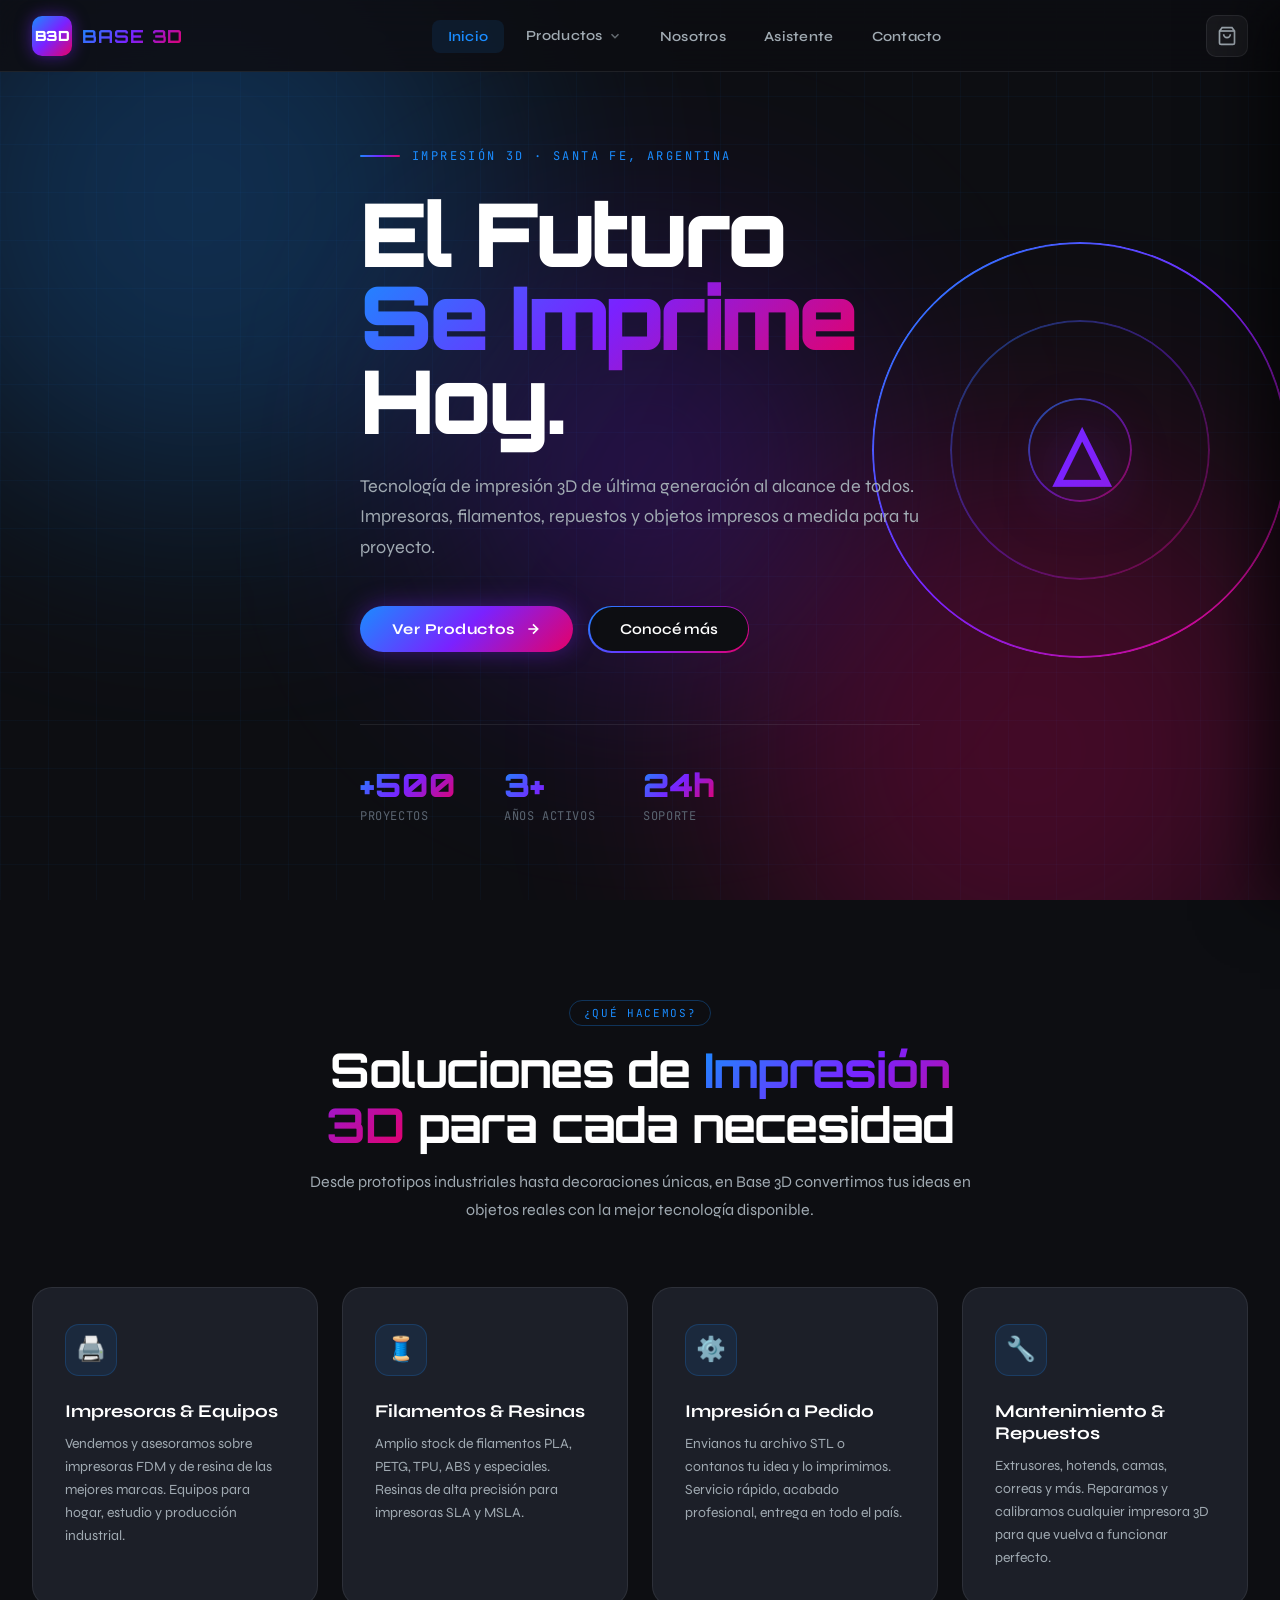
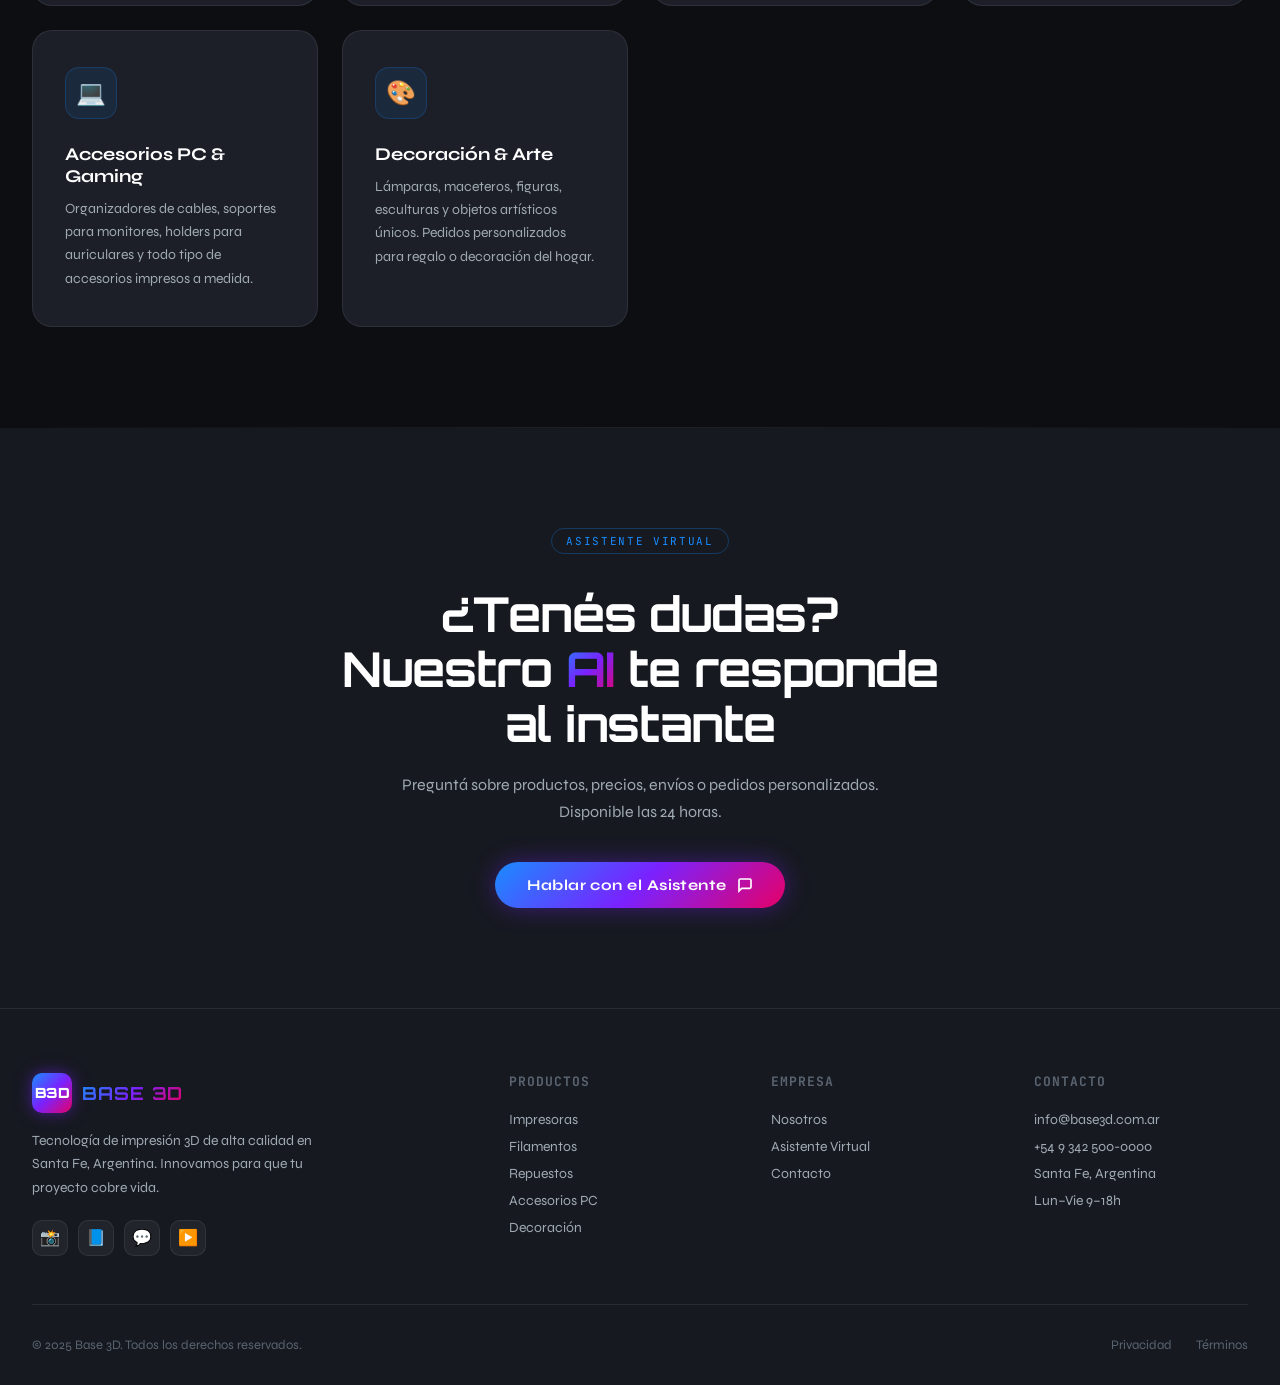
<file: index.html>
<!DOCTYPE html>
<html lang="es">
<head>
  <meta charset="UTF-8" />
  <meta name="viewport" content="width=device-width, initial-scale=1.0" />
  <title>Base 3D — Impresión 3D en Santa Fe</title>
  <meta name="description" content="Base 3D: impresoras, filamentos, repuestos y servicios de impresión 3D en Santa Fe, Argentina." />
  <link rel="stylesheet" href="styles.css" />
  <link rel="icon" href="data:image/svg+xml,<svg xmlns='http://www.w3.org/2000/svg' viewBox='0 0 100 100'><rect width='100' height='100' rx='20' fill='%237a22ff'/><text y='.9em' font-size='60' x='18' fill='white' font-family='sans-serif' font-weight='900'>B3</text></svg>" />
</head>
<body>

  <!-- ══ NAVBAR ══════════════════════════════════════════════ -->
  <nav class="navbar" id="navbar">
    <div class="nav-inner">
      <!-- Logo LEFT -->
      <a href="index.html" class="nav-logo">
        <div class="logo-badge">B3D</div>
        <span class="logo-text">BASE 3D</span>
      </a>

      <!-- Links CENTER -->
      <ul class="nav-links">
        <li><a href="index.html">Inicio</a></li>
        <li class="nav-dropdown">
          <a href="productos.html">
            Productos
            <svg class="chevron" viewBox="0 0 24 24" fill="none" stroke="currentColor" stroke-width="2.5"><path d="M6 9l6 6 6-6"/></svg>
          </a>
          <ul class="dropdown-menu">
            <li><a href="productos.html#impresoras"><span class="dm-icon">🖨️</span>Impresoras</a></li>
            <li><a href="productos.html#filamentos"><span class="dm-icon">🧵</span>Filamentos</a></li>
            <li><a href="productos.html#repuestos"><span class="dm-icon">🔧</span>Repuestos</a></li>
            <li><a href="productos.html#accesorios"><span class="dm-icon">💻</span>Accesorios PC</a></li>
            <li><a href="productos.html#decoracion"><span class="dm-icon">🎨</span>Decoración</a></li>
          </ul>
        </li>
        <li><a href="nosotros.html">Nosotros</a></li>
        <li><a href="asistente.html">Asistente</a></li>
        <li><a href="contacto.html">Contacto</a></li>
      </ul>

      <!-- Actions RIGHT -->
      <div class="nav-actions">
        <button class="cart-trigger" aria-label="Carrito">
          <svg viewBox="0 0 24 24" fill="none" stroke="currentColor" stroke-width="2">
            <path d="M6 2L3 6v14a2 2 0 002 2h14a2 2 0 002-2V6l-3-4z"/><line x1="3" y1="6" x2="21" y2="6"/>
            <path d="M16 10a4 4 0 01-8 0"/>
          </svg>
          <span class="cart-count">0</span>
        </button>
        <button class="nav-hamburger" aria-label="Menú">
          <span></span><span></span><span></span>
        </button>
      </div>
    </div>
  </nav>

  <!-- Mobile nav -->
  <div class="nav-mobile">
    <a href="index.html">Inicio</a>
    <a href="productos.html">Productos</a>
    <a href="nosotros.html">Nosotros</a>
    <a href="asistente.html">Asistente Virtual</a>
    <a href="contacto.html">Contacto</a>
  </div>

  <!-- ══ CART SIDEBAR ════════════════════════════════════════ -->
  <div class="cart-overlay"></div>
  <aside class="cart-sidebar" id="cart-sidebar">
    <div class="cart-header">
      <h3>🛒 Tu Carrito</h3>
      <button class="cart-close">✕</button>
    </div>
    <div class="cart-body">
      <div class="cart-empty">
        <svg width="64" height="64" viewBox="0 0 24 24" fill="none" stroke="currentColor" stroke-width="1.5">
          <path d="M6 2L3 6v14a2 2 0 002 2h14a2 2 0 002-2V6l-3-4z"/><line x1="3" y1="6" x2="21" y2="6"/>
          <path d="M16 10a4 4 0 01-8 0"/>
        </svg>
        <p>Tu carrito está vacío</p>
      </div>
    </div>
    <div class="cart-footer">
      <div class="cart-total">
        <span>Total</span>
        <strong>$0</strong>
      </div>
      <button class="btn-solid cart-checkout" style="width:100%">
        <span>Finalizar compra</span>
        <svg width="16" height="16" viewBox="0 0 24 24" fill="none" stroke="currentColor" stroke-width="2.5"><path d="M5 12h14M12 5l7 7-7 7"/></svg>
      </button>
    </div>
  </aside>

  <!-- ══ HERO ════════════════════════════════════════════════ -->
  <section class="hero">
    <div class="hero-bg">
      <div class="hero-bg-grid"></div>
      <div class="hero-bg-glow g1"></div>
      <div class="hero-bg-glow g2"></div>
      <div class="hero-bg-glow g3"></div>
    </div>

    <div class="container">
      <div class="hero-content">
        <div class="hero-eyebrow">
          <div class="hero-eyebrow-line"></div>
          <span>Impresión 3D · Santa Fe, Argentina</span>
        </div>

        <h1 class="hero-title">
          El Futuro<br>
          <span class="grad-text">Se Imprime</span><br>
          Hoy.
        </h1>

        <p class="hero-subtitle">
          Tecnología de impresión 3D de última generación al alcance de todos.
          Impresoras, filamentos, repuestos y objetos impresos a medida para tu proyecto.
        </p>

        <div class="hero-actions">
          <a href="productos.html" class="btn-grad">
            <span>Ver Productos</span>
            <svg width="16" height="16" viewBox="0 0 24 24" fill="none" stroke="currentColor" stroke-width="2.5"><path d="M5 12h14M12 5l7 7-7 7"/></svg>
          </a>
          <a href="#servicios" class="btn-outline">
            <span>Conocé más</span>
          </a>
        </div>

        <div class="hero-stats">
          <div class="hero-stat">
            <span class="hero-stat-num">+500</span>
            <span class="hero-stat-label">Proyectos</span>
          </div>
          <div class="hero-stat">
            <span class="hero-stat-num">3+</span>
            <span class="hero-stat-label">Años activos</span>
          </div>
          <div class="hero-stat">
            <span class="hero-stat-num">24h</span>
            <span class="hero-stat-label">Soporte</span>
          </div>
        </div>
      </div>
    </div>

    <!-- Decorative visual -->
    <div class="hero-visual">
      <div class="hero-3d-shape">
        <div class="hero-ring r1"></div>
        <div class="hero-ring r2"></div>
        <div class="hero-ring r3"></div>
        <div class="hero-center-icon">△</div>
      </div>
    </div>
  </section>

  <!-- ══ SERVICIOS ═══════════════════════════════════════════ -->
  <section class="section" id="servicios">
    <div class="container">
      <div class="section-header">
        <span class="section-tag">¿Qué hacemos?</span>
        <h2 class="section-title">Soluciones de <span class="grad-text">Impresión 3D</span> para cada necesidad</h2>
        <p>Desde prototipos industriales hasta decoraciones únicas, en Base 3D convertimos tus ideas en objetos reales con la mejor tecnología disponible.</p>
      </div>

      <div class="features-grid">
        <div class="feature-card reveal">
          <div class="feature-icon">🖨️</div>
          <h3>Impresoras & Equipos</h3>
          <p>Vendemos y asesoramos sobre impresoras FDM y de resina de las mejores marcas. Equipos para hogar, estudio y producción industrial.</p>
        </div>
        <div class="feature-card reveal reveal-delay-1">
          <div class="feature-icon">🧵</div>
          <h3>Filamentos & Resinas</h3>
          <p>Amplio stock de filamentos PLA, PETG, TPU, ABS y especiales. Resinas de alta precisión para impresoras SLA y MSLA.</p>
        </div>
        <div class="feature-card reveal reveal-delay-2">
          <div class="feature-icon">⚙️</div>
          <h3>Impresión a Pedido</h3>
          <p>Envianos tu archivo STL o contanos tu idea y lo imprimimos. Servicio rápido, acabado profesional, entrega en todo el país.</p>
        </div>
        <div class="feature-card reveal reveal-delay-3">
          <div class="feature-icon">🔧</div>
          <h3>Mantenimiento & Repuestos</h3>
          <p>Extrusores, hotends, camas, correas y más. Reparamos y calibramos cualquier impresora 3D para que vuelva a funcionar perfecto.</p>
        </div>
        <div class="feature-card reveal">
          <div class="feature-icon">💻</div>
          <h3>Accesorios PC & Gaming</h3>
          <p>Organizadores de cables, soportes para monitores, holders para auriculares y todo tipo de accesorios impresos a medida.</p>
        </div>
        <div class="feature-card reveal reveal-delay-1">
          <div class="feature-icon">🎨</div>
          <h3>Decoración & Arte</h3>
          <p>Lámparas, maceteros, figuras, esculturas y objetos artísticos únicos. Pedidos personalizados para regalo o decoración del hogar.</p>
        </div>
      </div>
    </div>
  </section>

  <div class="divider"></div>

  <!-- ══ CTA BAND ════════════════════════════════════════════ -->
  <section class="section section-alt">
    <div class="container" style="text-align:center">
      <span class="section-tag">Asistente Virtual</span>
      <h2 class="section-title" style="margin:16px auto 20px;max-width:600px">
        ¿Tenés dudas? Nuestro <span class="grad-text">AI</span> te responde al instante
      </h2>
      <p style="color:var(--text-secondary);max-width:500px;margin:0 auto 36px;font-size:16px;line-height:1.7">
        Preguntá sobre productos, precios, envíos o pedidos personalizados. Disponible las 24 horas.
      </p>
      <a href="asistente.html" class="btn-grad">
        <span>Hablar con el Asistente</span>
        <svg width="16" height="16" viewBox="0 0 24 24" fill="none" stroke="currentColor" stroke-width="2.5"><path d="M21 15a2 2 0 01-2 2H7l-4 4V5a2 2 0 012-2h14a2 2 0 012 2z"/></svg>
      </a>
    </div>
  </section>

  <!-- ══ FOOTER ══════════════════════════════════════════════ -->
  <footer class="footer">
    <div class="container">
      <div class="footer-grid">
        <div class="footer-brand">
          <a href="index.html" class="nav-logo" style="margin-bottom:0">
            <div class="logo-badge">B3D</div>
            <span class="logo-text">BASE 3D</span>
          </a>
          <p>Tecnología de impresión 3D de alta calidad en Santa Fe, Argentina. Innovamos para que tu proyecto cobre vida.</p>
          <div class="footer-social">
            <a class="social-btn" href="#" aria-label="Instagram">📸</a>
            <a class="social-btn" href="#" aria-label="Facebook">📘</a>
            <a class="social-btn" href="#" aria-label="WhatsApp">💬</a>
            <a class="social-btn" href="#" aria-label="YouTube">▶️</a>
          </div>
        </div>
        <div class="footer-col">
          <h4>Productos</h4>
          <a href="productos.html#impresoras">Impresoras</a>
          <a href="productos.html#filamentos">Filamentos</a>
          <a href="productos.html#repuestos">Repuestos</a>
          <a href="productos.html#accesorios">Accesorios PC</a>
          <a href="productos.html#decoracion">Decoración</a>
        </div>
        <div class="footer-col">
          <h4>Empresa</h4>
          <a href="nosotros.html">Nosotros</a>
          <a href="asistente.html">Asistente Virtual</a>
          <a href="contacto.html">Contacto</a>
        </div>
        <div class="footer-col">
          <h4>Contacto</h4>
          <a href="mailto:info@base3d.com.ar">info@base3d.com.ar</a>
          <a href="tel:+5493425000000">+54 9 342 500-0000</a>
          <a href="#">Santa Fe, Argentina</a>
          <a href="#">Lun–Vie 9–18h</a>
        </div>
      </div>
      <div class="footer-bottom">
        <span>© 2025 Base 3D. Todos los derechos reservados.</span>
        <div style="display:flex;gap:24px">
          <a href="#">Privacidad</a>
          <a href="#">Términos</a>
        </div>
      </div>
    </div>
  </footer>

  <script src="app.js"></script>
</body>
</html>
</file>
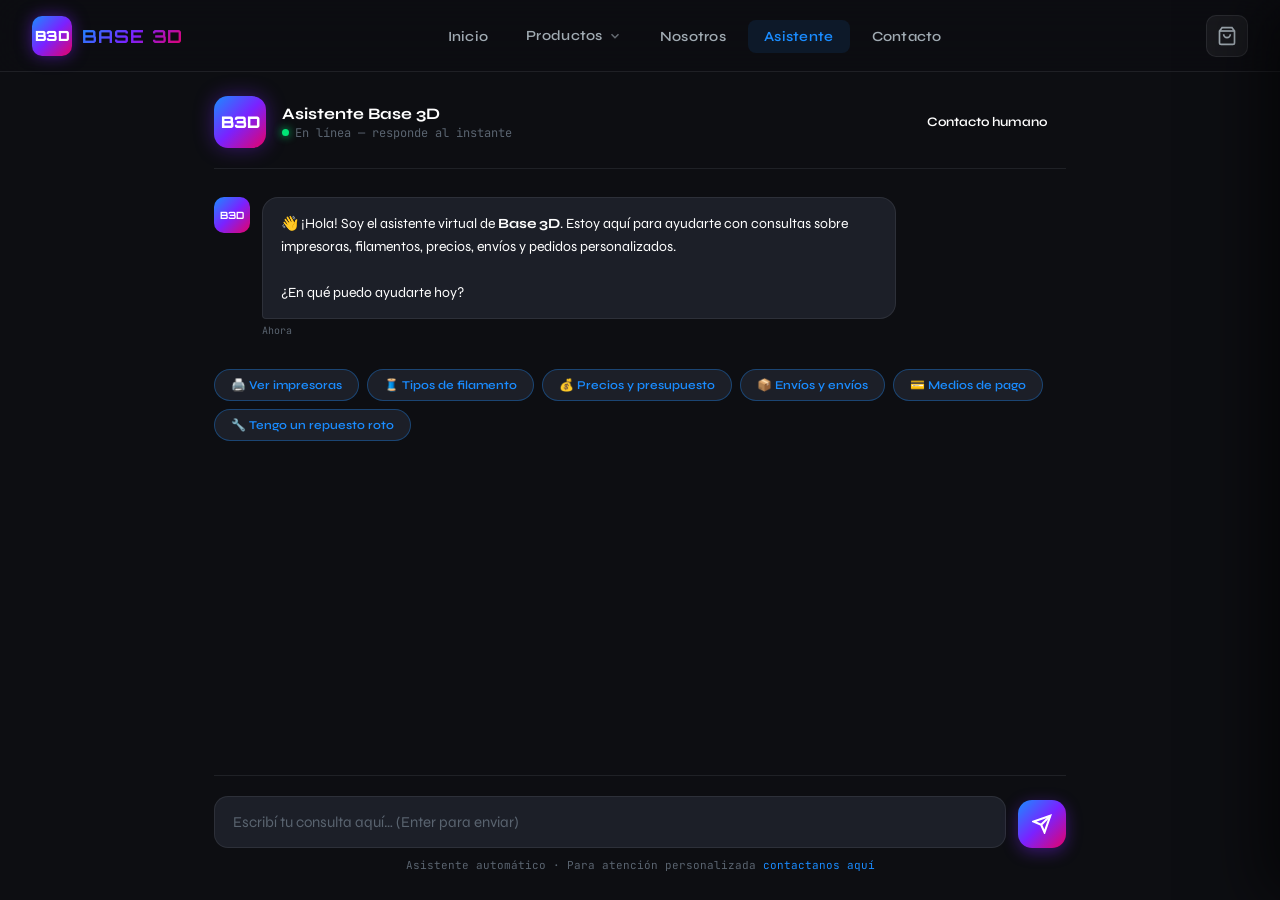
<file: asistente.html>
<!DOCTYPE html>
<html lang="es">
<head>
  <meta charset="UTF-8" />
  <meta name="viewport" content="width=device-width, initial-scale=1.0" />
  <title>Asistente Virtual — Base 3D</title>
  <meta name="description" content="Asistente virtual de Base 3D. Consultá sobre productos, precios y pedidos de impresión 3D." />
  <link rel="stylesheet" href="styles.css" />
  <link rel="icon" href="data:image/svg+xml,<svg xmlns='http://www.w3.org/2000/svg' viewBox='0 0 100 100'><rect width='100' height='100' rx='20' fill='%237a22ff'/><text y='.9em' font-size='60' x='18' fill='white' font-family='sans-serif' font-weight='900'>B3</text></svg>" />
</head>
<body>

  <!-- ══ NAVBAR ══════════════════════════════════════════════ -->
  <nav class="navbar" id="navbar">
    <div class="nav-inner">
      <a href="index.html" class="nav-logo">
        <div class="logo-badge">B3D</div>
        <span class="logo-text">BASE 3D</span>
      </a>
      <ul class="nav-links">
        <li><a href="index.html">Inicio</a></li>
        <li class="nav-dropdown">
          <a href="productos.html">
            Productos
            <svg class="chevron" viewBox="0 0 24 24" fill="none" stroke="currentColor" stroke-width="2.5"><path d="M6 9l6 6 6-6"/></svg>
          </a>
          <ul class="dropdown-menu">
            <li><a href="productos.html#impresoras"><span class="dm-icon">🖨️</span>Impresoras</a></li>
            <li><a href="productos.html#filamentos"><span class="dm-icon">🧵</span>Filamentos</a></li>
            <li><a href="productos.html#repuestos"><span class="dm-icon">🔧</span>Repuestos</a></li>
            <li><a href="productos.html#accesorios"><span class="dm-icon">💻</span>Accesorios PC</a></li>
            <li><a href="productos.html#decoracion"><span class="dm-icon">🎨</span>Decoración</a></li>
          </ul>
        </li>
        <li><a href="nosotros.html">Nosotros</a></li>
        <li><a href="asistente.html" class="active">Asistente</a></li>
        <li><a href="contacto.html">Contacto</a></li>
      </ul>
      <div class="nav-actions">
        <button class="cart-trigger" aria-label="Carrito">
          <svg viewBox="0 0 24 24" fill="none" stroke="currentColor" stroke-width="2">
            <path d="M6 2L3 6v14a2 2 0 002 2h14a2 2 0 002-2V6l-3-4z"/><line x1="3" y1="6" x2="21" y2="6"/>
            <path d="M16 10a4 4 0 01-8 0"/>
          </svg>
          <span class="cart-count">0</span>
        </button>
        <button class="nav-hamburger" aria-label="Menú">
          <span></span><span></span><span></span>
        </button>
      </div>
    </div>
  </nav>
  <div class="nav-mobile">
    <a href="index.html">Inicio</a>
    <a href="productos.html">Productos</a>
    <a href="nosotros.html">Nosotros</a>
    <a href="asistente.html">Asistente Virtual</a>
    <a href="contacto.html">Contacto</a>
  </div>
  <div class="cart-overlay"></div>
  <aside class="cart-sidebar" id="cart-sidebar">
    <div class="cart-header">
      <h3>🛒 Tu Carrito</h3>
      <button class="cart-close">✕</button>
    </div>
    <div class="cart-body"></div>
    <div class="cart-footer">
      <div class="cart-total"><span>Total</span><strong>$0</strong></div>
      <button class="btn-solid cart-checkout" style="width:100%"><span>Finalizar compra</span></button>
    </div>
  </aside>

  <!-- ══ CHAT INTERFACE ══════════════════════════════════════ -->
  <div class="chat-page">
    <div class="chat-container">

      <!-- Chat Header -->
      <div class="chat-header-bar">
        <div class="chat-bot-avatar">B3D</div>
        <div class="chat-bot-info">
          <div class="chat-bot-name">Asistente Base 3D</div>
          <div class="chat-bot-status">En línea — responde al instante</div>
        </div>
        <div style="display:flex;gap:10px">
          <a href="contacto.html" class="btn-outline" style="padding:8px 18px;font-size:13px">
            <span>Contacto humano</span>
          </a>
        </div>
      </div>

      <!-- Messages -->
      <div class="chat-messages" id="chat-messages">

        <!-- Bienvenida automática -->
        <div class="msg bot">
          <div class="msg-avatar">B3D</div>
          <div>
            <div class="msg-bubble">
              👋 ¡Hola! Soy el asistente virtual de <strong>Base 3D</strong>. Estoy aquí para ayudarte con consultas sobre impresoras, filamentos, precios, envíos y pedidos personalizados.<br><br>¿En qué puedo ayudarte hoy?
            </div>
            <div class="msg-time">Ahora</div>
          </div>
        </div>

        <!-- Quick replies iniciales -->
        <div class="chat-quick-replies" id="quick-replies">
          <button class="quick-reply">🖨️ Ver impresoras</button>
          <button class="quick-reply">🧵 Tipos de filamento</button>
          <button class="quick-reply">💰 Precios y presupuesto</button>
          <button class="quick-reply">📦 Envíos y envíos</button>
          <button class="quick-reply">💳 Medios de pago</button>
          <button class="quick-reply">🔧 Tengo un repuesto roto</button>
        </div>

      </div>

      <!-- Input Area -->
      <div class="chat-input-area">
        <div class="chat-input-row">
          <textarea
            class="chat-input"
            id="chat-input"
            placeholder="Escribí tu consulta aquí… (Enter para enviar)"
            rows="1"
          ></textarea>
          <button class="chat-send" id="chat-send" aria-label="Enviar mensaje">
            <svg viewBox="0 0 24 24" fill="none" stroke="currentColor" stroke-width="2.5">
              <line x1="22" y1="2" x2="11" y2="13"/>
              <polygon points="22 2 15 22 11 13 2 9 22 2"/>
            </svg>
          </button>
        </div>
        <p style="font-size:11px;color:var(--text-dim);margin-top:10px;font-family:var(--font-mono);text-align:center">
          Asistente automático · Para atención personalizada <a href="contacto.html" style="color:var(--accent-blue)">contactanos aquí</a>
        </p>
      </div>

    </div>
  </div>

  <script src="app.js"></script>
</body>
</html>
</file>
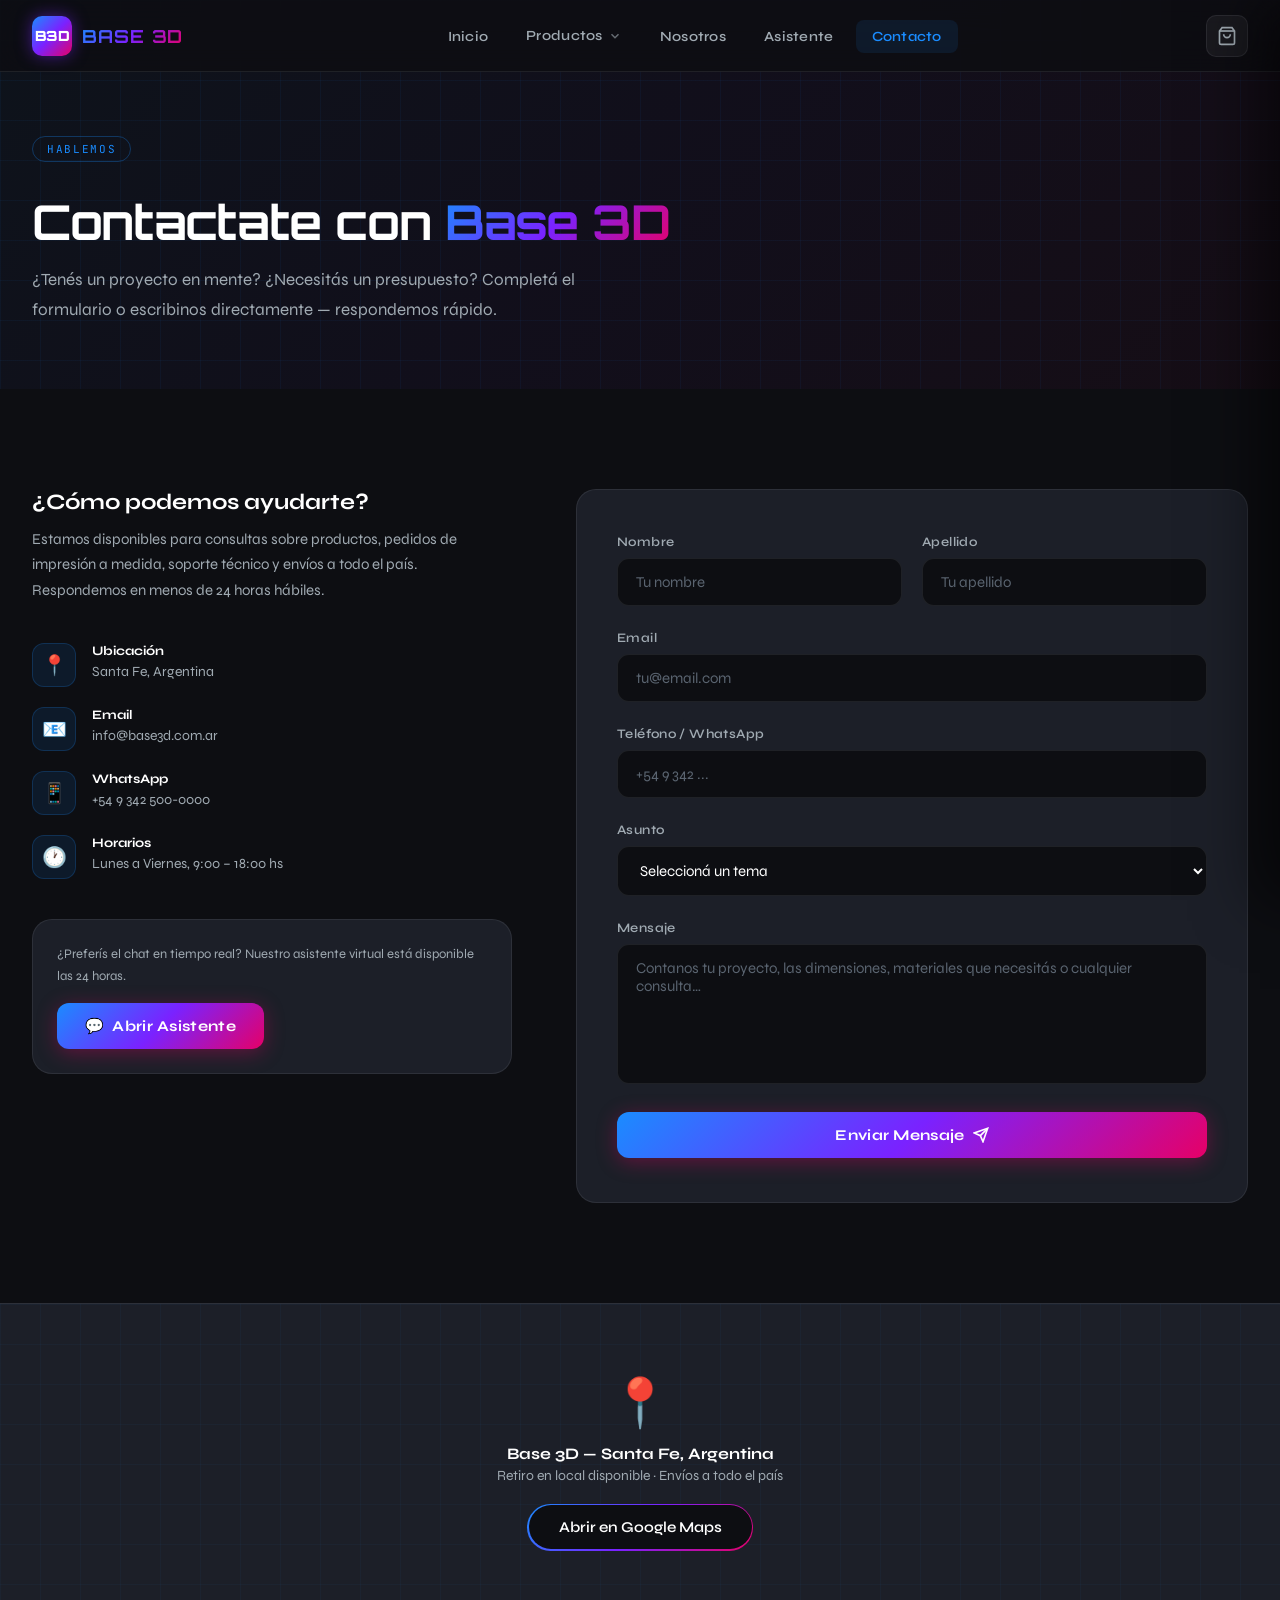
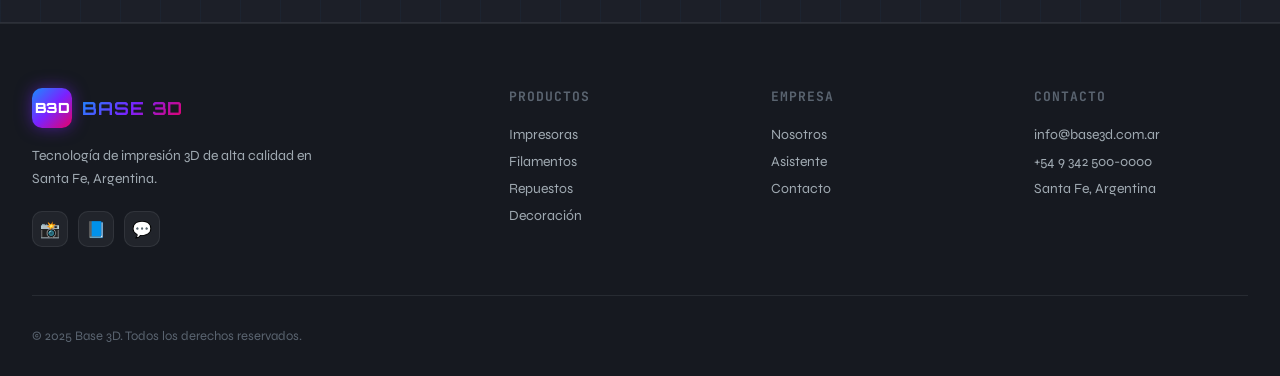
<file: contacto.html>
<!DOCTYPE html>
<html lang="es">
<head>
  <meta charset="UTF-8" />
  <meta name="viewport" content="width=device-width, initial-scale=1.0" />
  <title>Contacto — Base 3D</title>
  <meta name="description" content="Contactate con Base 3D para consultas, presupuestos y pedidos de impresión 3D en Santa Fe." />
  <link rel="stylesheet" href="styles.css" />
  <link rel="icon" href="data:image/svg+xml,<svg xmlns='http://www.w3.org/2000/svg' viewBox='0 0 100 100'><rect width='100' height='100' rx='20' fill='%237a22ff'/><text y='.9em' font-size='60' x='18' fill='white' font-family='sans-serif' font-weight='900'>B3</text></svg>" />
</head>
<body>

  <!-- ══ NAVBAR ══════════════════════════════════════════════ -->
  <nav class="navbar" id="navbar">
    <div class="nav-inner">
      <a href="index.html" class="nav-logo">
        <div class="logo-badge">B3D</div>
        <span class="logo-text">BASE 3D</span>
      </a>
      <ul class="nav-links">
        <li><a href="index.html">Inicio</a></li>
        <li class="nav-dropdown">
          <a href="productos.html">
            Productos
            <svg class="chevron" viewBox="0 0 24 24" fill="none" stroke="currentColor" stroke-width="2.5"><path d="M6 9l6 6 6-6"/></svg>
          </a>
          <ul class="dropdown-menu">
            <li><a href="productos.html#impresoras"><span class="dm-icon">🖨️</span>Impresoras</a></li>
            <li><a href="productos.html#filamentos"><span class="dm-icon">🧵</span>Filamentos</a></li>
            <li><a href="productos.html#repuestos"><span class="dm-icon">🔧</span>Repuestos</a></li>
            <li><a href="productos.html#accesorios"><span class="dm-icon">💻</span>Accesorios PC</a></li>
            <li><a href="productos.html#decoracion"><span class="dm-icon">🎨</span>Decoración</a></li>
          </ul>
        </li>
        <li><a href="nosotros.html">Nosotros</a></li>
        <li><a href="asistente.html">Asistente</a></li>
        <li><a href="contacto.html" class="active">Contacto</a></li>
      </ul>
      <div class="nav-actions">
        <button class="cart-trigger" aria-label="Carrito">
          <svg viewBox="0 0 24 24" fill="none" stroke="currentColor" stroke-width="2">
            <path d="M6 2L3 6v14a2 2 0 002 2h14a2 2 0 002-2V6l-3-4z"/><line x1="3" y1="6" x2="21" y2="6"/>
            <path d="M16 10a4 4 0 01-8 0"/>
          </svg>
          <span class="cart-count">0</span>
        </button>
        <button class="nav-hamburger" aria-label="Menú">
          <span></span><span></span><span></span>
        </button>
      </div>
    </div>
  </nav>
  <div class="nav-mobile">
    <a href="index.html">Inicio</a>
    <a href="productos.html">Productos</a>
    <a href="nosotros.html">Nosotros</a>
    <a href="asistente.html">Asistente Virtual</a>
    <a href="contacto.html">Contacto</a>
  </div>
  <div class="cart-overlay"></div>
  <aside class="cart-sidebar" id="cart-sidebar">
    <div class="cart-header">
      <h3>🛒 Tu Carrito</h3>
      <button class="cart-close">✕</button>
    </div>
    <div class="cart-body"></div>
    <div class="cart-footer">
      <div class="cart-total"><span>Total</span><strong>$0</strong></div>
      <button class="btn-solid cart-checkout" style="width:100%"><span>Finalizar compra</span></button>
    </div>
  </aside>

  <!-- ══ PAGE HERO ═══════════════════════════════════════════ -->
  <section class="page-hero">
    <div class="page-hero-bg"></div>
    <div class="page-hero-grid"></div>
    <div class="container page-hero-content">
      <span class="section-tag">Hablemos</span>
      <h1 class="section-title" style="margin-top:16px">
        Contactate con <span class="grad-text">Base 3D</span>
      </h1>
      <p style="color:var(--text-secondary);font-size:17px;line-height:1.75;max-width:560px;margin-top:16px">
        ¿Tenés un proyecto en mente? ¿Necesitás un presupuesto? Completá el formulario o escribinos directamente — respondemos rápido.
      </p>
    </div>
  </section>

  <!-- ══ CONTACT SECTION ════════════════════════════════════ -->
  <section class="section">
    <div class="container">
      <div class="contact-grid">

        <!-- Info -->
        <div class="contact-info reveal">
          <h3>¿Cómo podemos ayudarte?</h3>
          <p>
            Estamos disponibles para consultas sobre productos, pedidos de impresión a medida, soporte técnico y envíos a todo el país. Respondemos en menos de 24 horas hábiles.
          </p>
          <div class="contact-items">
            <div class="contact-item">
              <div class="contact-item-icon">📍</div>
              <div class="contact-item-text">
                <strong>Ubicación</strong>
                <span>Santa Fe, Argentina</span>
              </div>
            </div>
            <div class="contact-item">
              <div class="contact-item-icon">📧</div>
              <div class="contact-item-text">
                <strong>Email</strong>
                <span>info@base3d.com.ar</span>
              </div>
            </div>
            <div class="contact-item">
              <div class="contact-item-icon">📱</div>
              <div class="contact-item-text">
                <strong>WhatsApp</strong>
                <span>+54 9 342 500-0000</span>
              </div>
            </div>
            <div class="contact-item">
              <div class="contact-item-icon">🕐</div>
              <div class="contact-item-text">
                <strong>Horarios</strong>
                <span>Lunes a Viernes, 9:00 – 18:00 hs</span>
              </div>
            </div>
          </div>

          <div style="margin-top:40px;padding:24px;background:var(--bg-card);border:1px solid var(--border-subtle);border-radius:var(--radius-lg)">
            <p style="font-size:13px;color:var(--text-secondary);margin-bottom:16px;line-height:1.65">¿Preferís el chat en tiempo real? Nuestro asistente virtual está disponible las 24 horas.</p>
            <a href="asistente.html" class="btn-solid" style="display:inline-flex;gap:8px;align-items:center">
              <span>💬</span>
              <span>Abrir Asistente</span>
            </a>
          </div>
        </div>

        <!-- Form -->
        <div class="contact-form reveal reveal-delay-1">
          <form id="contact-form" novalidate>
            <div class="form-row">
              <div class="form-group">
                <label for="fname">Nombre</label>
                <input class="form-control" type="text" id="fname" name="fname" placeholder="Tu nombre" required />
              </div>
              <div class="form-group">
                <label for="lname">Apellido</label>
                <input class="form-control" type="text" id="lname" name="lname" placeholder="Tu apellido" required />
              </div>
            </div>
            <div class="form-group">
              <label for="email">Email</label>
              <input class="form-control" type="email" id="email" name="email" placeholder="tu@email.com" required />
            </div>
            <div class="form-group">
              <label for="phone">Teléfono / WhatsApp</label>
              <input class="form-control" type="tel" id="phone" name="phone" placeholder="+54 9 342 ..." />
            </div>
            <div class="form-group">
              <label for="subject">Asunto</label>
              <select class="form-control" id="subject" name="subject">
                <option value="" disabled selected>Seleccioná un tema</option>
                <option value="presupuesto">Solicitar presupuesto</option>
                <option value="productos">Consulta sobre productos</option>
                <option value="soporte">Soporte técnico</option>
                <option value="envio">Consulta de envío</option>
                <option value="otro">Otro</option>
              </select>
            </div>
            <div class="form-group">
              <label for="message">Mensaje</label>
              <textarea class="form-control" id="message" name="message" placeholder="Contanos tu proyecto, las dimensiones, materiales que necesitás o cualquier consulta…" rows="5" required></textarea>
            </div>
            <button type="submit" class="btn-solid form-submit">
              <span>Enviar Mensaje</span>
              <svg width="16" height="16" viewBox="0 0 24 24" fill="none" stroke="currentColor" stroke-width="2.5"><line x1="22" y1="2" x2="11" y2="13"/><polygon points="22 2 15 22 11 13 2 9 22 2"/></svg>
            </button>
          </form>
        </div>

      </div>
    </div>
  </section>

  <!-- ══ MAP PLACEHOLDER ════════════════════════════════════ -->
  <section class="section section-alt" style="padding:0">
    <div style="height:320px;background:var(--bg-card);display:flex;align-items:center;justify-content:center;border-top:1px solid var(--border-subtle);border-bottom:1px solid var(--border-subtle);position:relative;overflow:hidden">
      <div style="position:absolute;inset:0;background-image:linear-gradient(rgba(26,140,255,0.04) 1px,transparent 1px),linear-gradient(90deg,rgba(26,140,255,0.04) 1px,transparent 1px);background-size:40px 40px"></div>
      <div style="text-align:center;position:relative;z-index:2">
        <div style="font-size:48px;margin-bottom:12px">📍</div>
        <p style="font-size:16px;font-weight:700;margin-bottom:4px">Base 3D — Santa Fe, Argentina</p>
        <p style="font-size:14px;color:var(--text-secondary)">Retiro en local disponible · Envíos a todo el país</p>
        <a href="https://maps.google.com" target="_blank" class="btn-outline" style="display:inline-flex;margin-top:20px">
          <span>Abrir en Google Maps</span>
        </a>
      </div>
    </div>
  </section>

  <!-- ══ FOOTER ══════════════════════════════════════════════ -->
  <footer class="footer">
    <div class="container">
      <div class="footer-grid">
        <div class="footer-brand">
          <a href="index.html" class="nav-logo"><div class="logo-badge">B3D</div><span class="logo-text">BASE 3D</span></a>
          <p>Tecnología de impresión 3D de alta calidad en Santa Fe, Argentina.</p>
          <div class="footer-social">
            <a class="social-btn" href="#">📸</a>
            <a class="social-btn" href="#">📘</a>
            <a class="social-btn" href="#">💬</a>
          </div>
        </div>
        <div class="footer-col">
          <h4>Productos</h4>
          <a href="productos.html#impresoras">Impresoras</a>
          <a href="productos.html#filamentos">Filamentos</a>
          <a href="productos.html#repuestos">Repuestos</a>
          <a href="productos.html#decoracion">Decoración</a>
        </div>
        <div class="footer-col">
          <h4>Empresa</h4>
          <a href="nosotros.html">Nosotros</a>
          <a href="asistente.html">Asistente</a>
          <a href="contacto.html">Contacto</a>
        </div>
        <div class="footer-col">
          <h4>Contacto</h4>
          <a href="mailto:info@base3d.com.ar">info@base3d.com.ar</a>
          <a href="tel:+5493425000000">+54 9 342 500-0000</a>
          <a href="#">Santa Fe, Argentina</a>
        </div>
      </div>
      <div class="footer-bottom">
        <span>© 2025 Base 3D. Todos los derechos reservados.</span>
      </div>
    </div>
  </footer>

  <script src="app.js"></script>
</body>
</html>
</file>
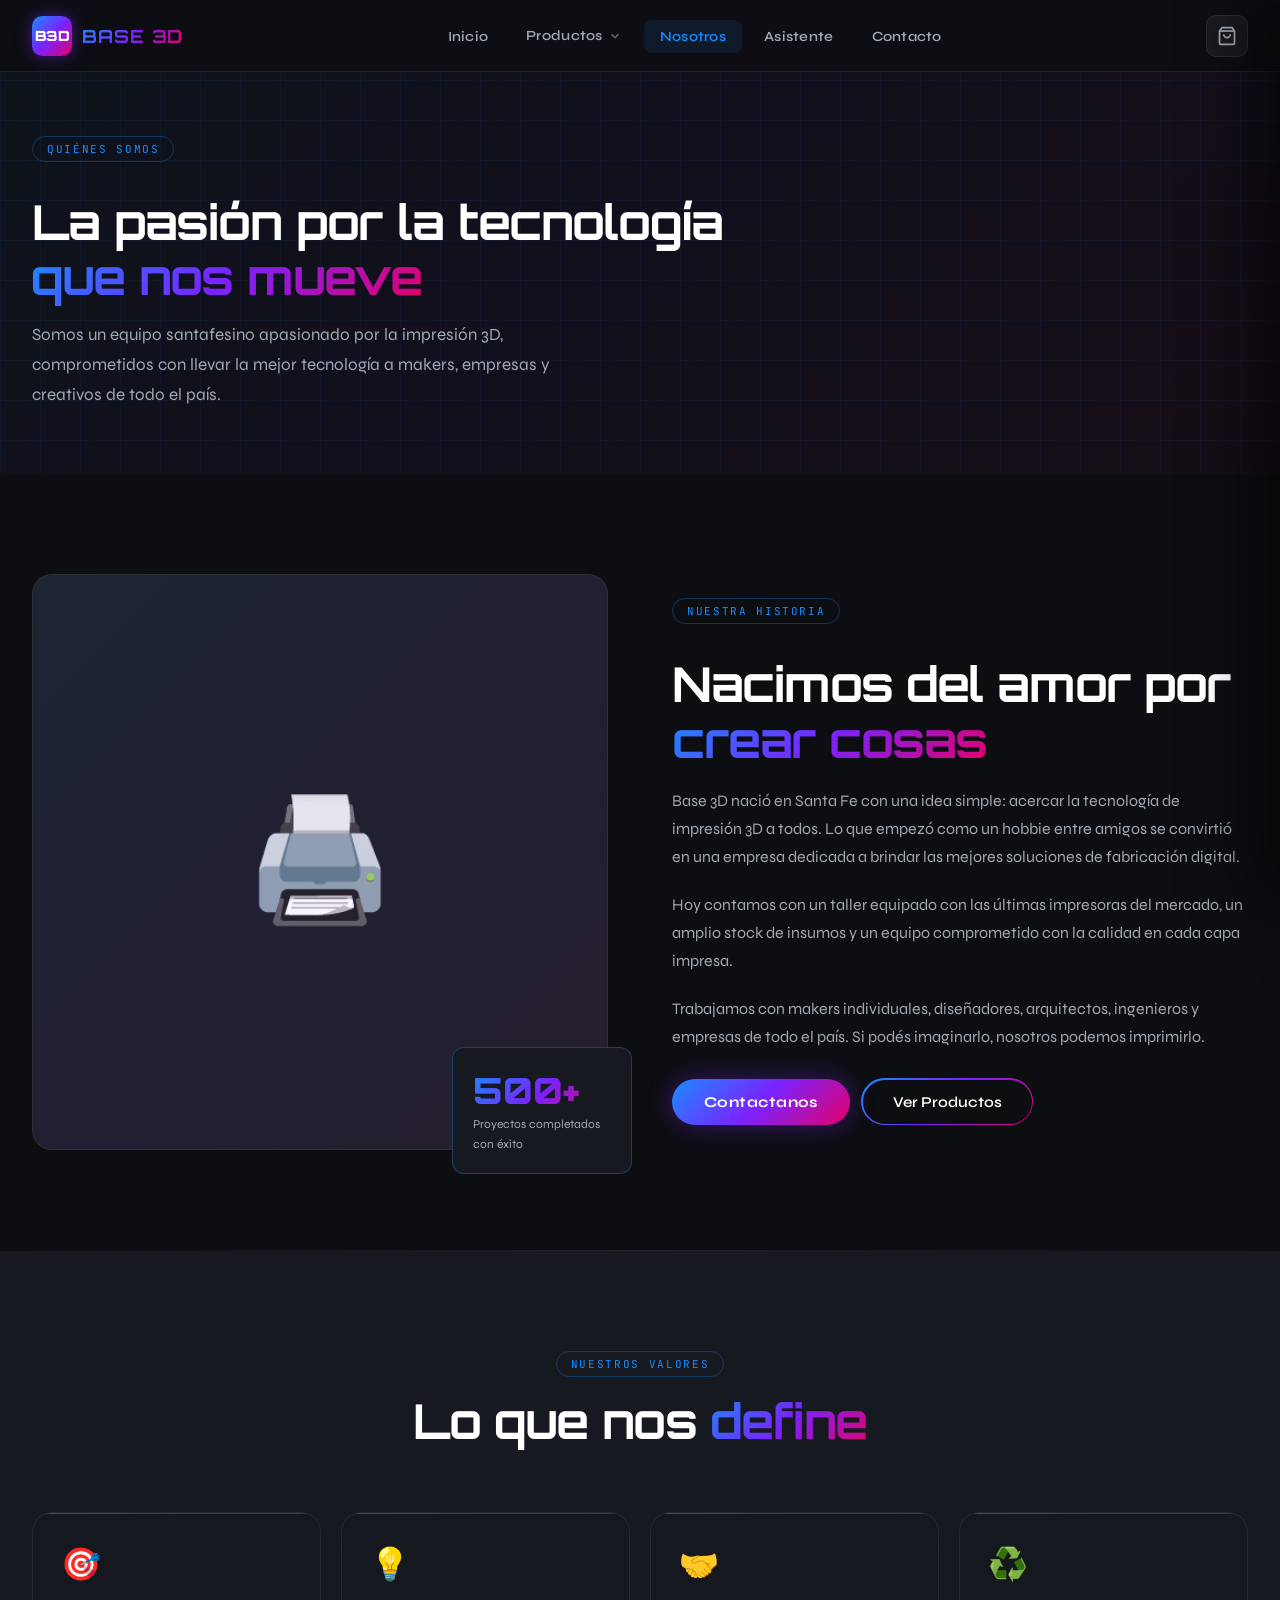
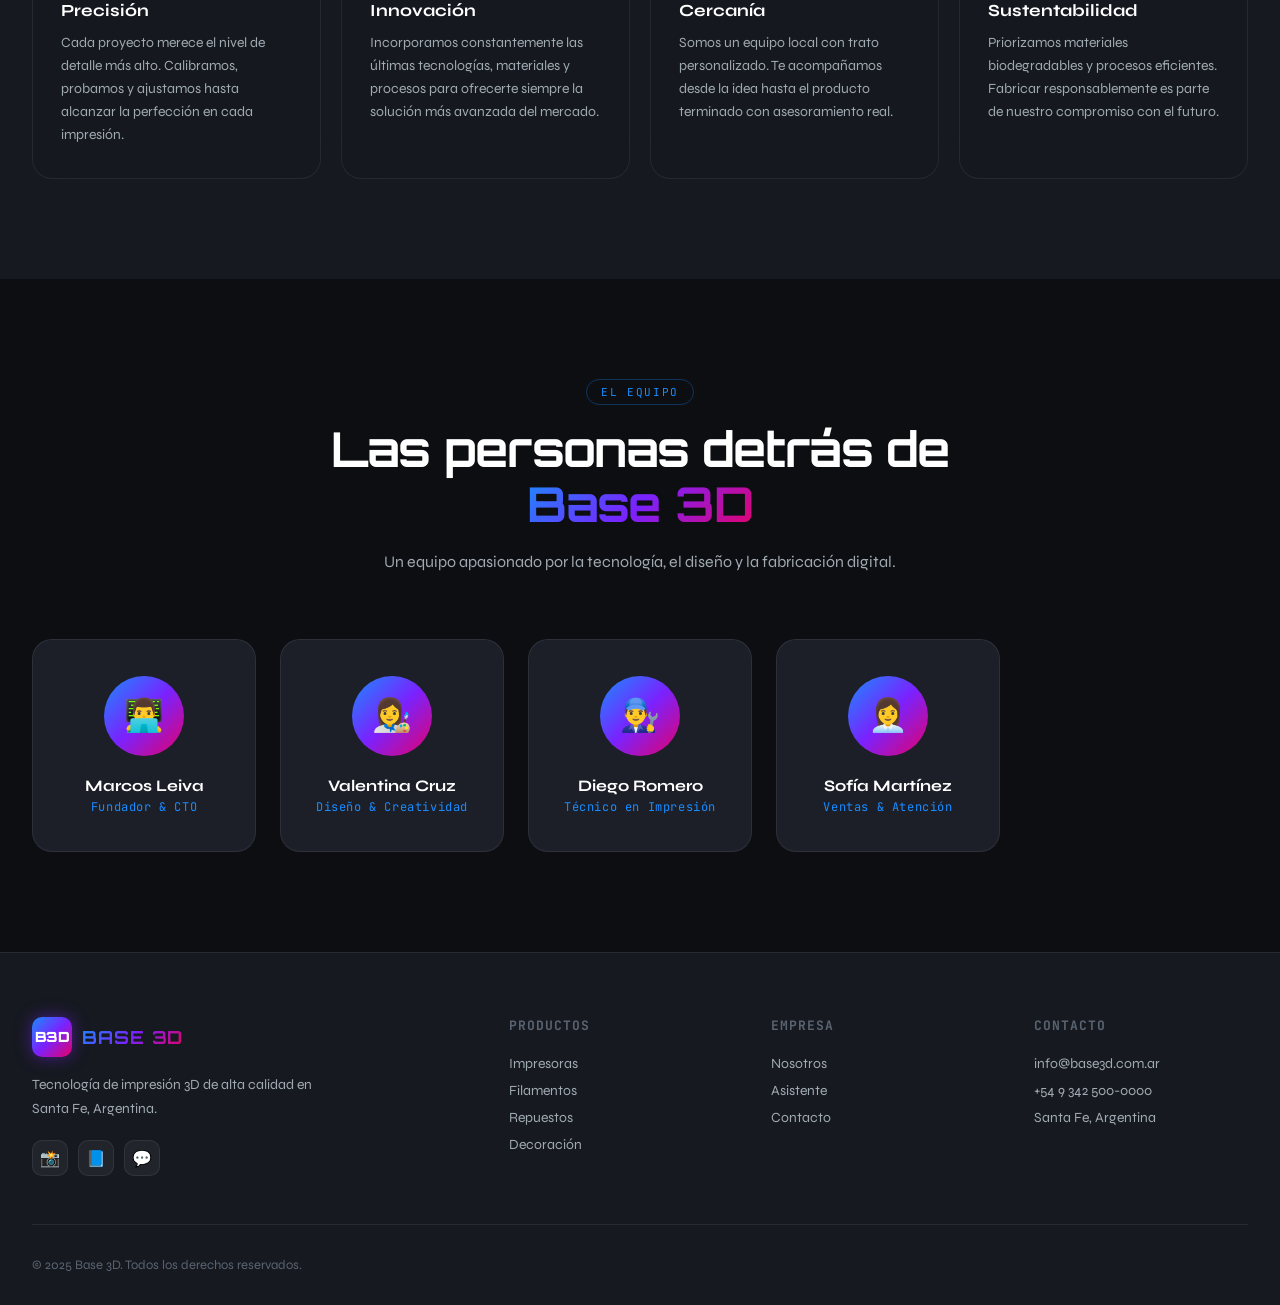
<file: nosotros.html>
<!DOCTYPE html>
<html lang="es">
<head>
  <meta charset="UTF-8" />
  <meta name="viewport" content="width=device-width, initial-scale=1.0" />
  <title>Nosotros — Base 3D</title>
  <meta name="description" content="Conocé el equipo y la historia detrás de Base 3D, tu referente en impresión 3D en Santa Fe." />
  <link rel="stylesheet" href="styles.css" />
  <link rel="icon" href="data:image/svg+xml,<svg xmlns='http://www.w3.org/2000/svg' viewBox='0 0 100 100'><rect width='100' height='100' rx='20' fill='%237a22ff'/><text y='.9em' font-size='60' x='18' fill='white' font-family='sans-serif' font-weight='900'>B3</text></svg>" />
</head>
<body>

  <!-- ══ NAVBAR ══════════════════════════════════════════════ -->
  <nav class="navbar" id="navbar">
    <div class="nav-inner">
      <a href="index.html" class="nav-logo">
        <div class="logo-badge">B3D</div>
        <span class="logo-text">BASE 3D</span>
      </a>
      <ul class="nav-links">
        <li><a href="index.html">Inicio</a></li>
        <li class="nav-dropdown">
          <a href="productos.html">
            Productos
            <svg class="chevron" viewBox="0 0 24 24" fill="none" stroke="currentColor" stroke-width="2.5"><path d="M6 9l6 6 6-6"/></svg>
          </a>
          <ul class="dropdown-menu">
            <li><a href="productos.html#impresoras"><span class="dm-icon">🖨️</span>Impresoras</a></li>
            <li><a href="productos.html#filamentos"><span class="dm-icon">🧵</span>Filamentos</a></li>
            <li><a href="productos.html#repuestos"><span class="dm-icon">🔧</span>Repuestos</a></li>
            <li><a href="productos.html#accesorios"><span class="dm-icon">💻</span>Accesorios PC</a></li>
            <li><a href="productos.html#decoracion"><span class="dm-icon">🎨</span>Decoración</a></li>
          </ul>
        </li>
        <li><a href="nosotros.html" class="active">Nosotros</a></li>
        <li><a href="asistente.html">Asistente</a></li>
        <li><a href="contacto.html">Contacto</a></li>
      </ul>
      <div class="nav-actions">
        <button class="cart-trigger" aria-label="Carrito">
          <svg viewBox="0 0 24 24" fill="none" stroke="currentColor" stroke-width="2">
            <path d="M6 2L3 6v14a2 2 0 002 2h14a2 2 0 002-2V6l-3-4z"/><line x1="3" y1="6" x2="21" y2="6"/>
            <path d="M16 10a4 4 0 01-8 0"/>
          </svg>
          <span class="cart-count">0</span>
        </button>
        <button class="nav-hamburger" aria-label="Menú">
          <span></span><span></span><span></span>
        </button>
      </div>
    </div>
  </nav>
  <div class="nav-mobile">
    <a href="index.html">Inicio</a>
    <a href="productos.html">Productos</a>
    <a href="nosotros.html">Nosotros</a>
    <a href="asistente.html">Asistente Virtual</a>
    <a href="contacto.html">Contacto</a>
  </div>
  <div class="cart-overlay"></div>
  <aside class="cart-sidebar" id="cart-sidebar">
    <div class="cart-header">
      <h3>🛒 Tu Carrito</h3>
      <button class="cart-close">✕</button>
    </div>
    <div class="cart-body"></div>
    <div class="cart-footer">
      <div class="cart-total"><span>Total</span><strong>$0</strong></div>
      <button class="btn-solid cart-checkout" style="width:100%"><span>Finalizar compra</span></button>
    </div>
  </aside>

  <!-- ══ PAGE HERO ═══════════════════════════════════════════ -->
  <section class="page-hero">
    <div class="page-hero-bg"></div>
    <div class="page-hero-grid"></div>
    <div class="container page-hero-content">
      <span class="section-tag">Quiénes somos</span>
      <h1 class="section-title" style="margin-top:16px;max-width:700px">
        La pasión por la tecnología <span class="grad-text">que nos mueve</span>
      </h1>
      <p style="color:var(--text-secondary);font-size:17px;line-height:1.75;max-width:580px;margin-top:16px">
        Somos un equipo santafesino apasionado por la impresión 3D, comprometidos con llevar la mejor tecnología a makers, empresas y creativos de todo el país.
      </p>
    </div>
  </section>

  <!-- ══ ABOUT MAIN ══════════════════════════════════════════ -->
  <section class="section">
    <div class="container">
      <div class="about-grid">
        <div class="about-visual reveal">
          <div class="about-visual-main">🖨️</div>
          <div class="about-accent-card">
            <span class="num">500+</span>
            <span class="label">Proyectos completados con éxito</span>
          </div>
        </div>
        <div class="about-content reveal reveal-delay-1">
          <span class="section-tag">Nuestra historia</span>
          <h2 class="section-title" style="margin-top:16px;margin-bottom:20px">
            Nacimos del amor por <span class="grad-text">crear cosas</span>
          </h2>
          <p>
            Base 3D nació en Santa Fe con una idea simple: acercar la tecnología de impresión 3D a todos. Lo que empezó como un hobbie entre amigos se convirtió en una empresa dedicada a brindar las mejores soluciones de fabricación digital.
          </p>
          <p>
            Hoy contamos con un taller equipado con las últimas impresoras del mercado, un amplio stock de insumos y un equipo comprometido con la calidad en cada capa impresa.
          </p>
          <p>
            Trabajamos con makers individuales, diseñadores, arquitectos, ingenieros y empresas de todo el país. Si podés imaginarlo, nosotros podemos imprimirlo.
          </p>
          <div style="display:flex;gap:12px;margin-top:28px;flex-wrap:wrap">
            <a href="contacto.html" class="btn-grad"><span>Contactanos</span></a>
            <a href="productos.html" class="btn-outline"><span>Ver Productos</span></a>
          </div>
        </div>
      </div>
    </div>
  </section>

  <div class="divider"></div>

  <!-- ══ VALORES ═════════════════════════════════════════════ -->
  <section class="section section-alt">
    <div class="container">
      <div class="section-header">
        <span class="section-tag">Nuestros valores</span>
        <h2 class="section-title">Lo que nos <span class="grad-text">define</span></h2>
      </div>

      <div class="glass-cards-grid">
        <div class="glass-card reveal">
          <div class="gc-icon">🎯</div>
          <h3>Precisión</h3>
          <p>Cada proyecto merece el nivel de detalle más alto. Calibramos, probamos y ajustamos hasta alcanzar la perfección en cada impresión.</p>
        </div>
        <div class="glass-card reveal reveal-delay-1">
          <div class="gc-icon">💡</div>
          <h3>Innovación</h3>
          <p>Incorporamos constantemente las últimas tecnologías, materiales y procesos para ofrecerte siempre la solución más avanzada del mercado.</p>
        </div>
        <div class="glass-card reveal reveal-delay-2">
          <div class="gc-icon">🤝</div>
          <h3>Cercanía</h3>
          <p>Somos un equipo local con trato personalizado. Te acompañamos desde la idea hasta el producto terminado con asesoramiento real.</p>
        </div>
        <div class="glass-card reveal reveal-delay-3">
          <div class="gc-icon">♻️</div>
          <h3>Sustentabilidad</h3>
          <p>Priorizamos materiales biodegradables y procesos eficientes. Fabricar responsablemente es parte de nuestro compromiso con el futuro.</p>
        </div>
      </div>
    </div>
  </section>

  <!-- ══ EQUIPO ══════════════════════════════════════════════ -->
  <section class="section">
    <div class="container">
      <div class="section-header">
        <span class="section-tag">El equipo</span>
        <h2 class="section-title">Las personas detrás de <span class="grad-text">Base 3D</span></h2>
        <p>Un equipo apasionado por la tecnología, el diseño y la fabricación digital.</p>
      </div>

      <div class="team-grid">
        <div class="team-card reveal">
          <div class="team-avatar">👨‍💻</div>
          <div class="team-name">Marcos Leiva</div>
          <div class="team-role">Fundador & CTO</div>
        </div>
        <div class="team-card reveal reveal-delay-1">
          <div class="team-avatar">👩‍🎨</div>
          <div class="team-name">Valentina Cruz</div>
          <div class="team-role">Diseño & Creatividad</div>
        </div>
        <div class="team-card reveal reveal-delay-2">
          <div class="team-avatar">👨‍🔧</div>
          <div class="team-name">Diego Romero</div>
          <div class="team-role">Técnico en Impresión</div>
        </div>
        <div class="team-card reveal reveal-delay-3">
          <div class="team-avatar">👩‍💼</div>
          <div class="team-name">Sofía Martínez</div>
          <div class="team-role">Ventas & Atención</div>
        </div>
      </div>
    </div>
  </section>

  <!-- ══ FOOTER ══════════════════════════════════════════════ -->
  <footer class="footer">
    <div class="container">
      <div class="footer-grid">
        <div class="footer-brand">
          <a href="index.html" class="nav-logo"><div class="logo-badge">B3D</div><span class="logo-text">BASE 3D</span></a>
          <p>Tecnología de impresión 3D de alta calidad en Santa Fe, Argentina.</p>
          <div class="footer-social">
            <a class="social-btn" href="#">📸</a>
            <a class="social-btn" href="#">📘</a>
            <a class="social-btn" href="#">💬</a>
          </div>
        </div>
        <div class="footer-col">
          <h4>Productos</h4>
          <a href="productos.html#impresoras">Impresoras</a>
          <a href="productos.html#filamentos">Filamentos</a>
          <a href="productos.html#repuestos">Repuestos</a>
          <a href="productos.html#decoracion">Decoración</a>
        </div>
        <div class="footer-col">
          <h4>Empresa</h4>
          <a href="nosotros.html">Nosotros</a>
          <a href="asistente.html">Asistente</a>
          <a href="contacto.html">Contacto</a>
        </div>
        <div class="footer-col">
          <h4>Contacto</h4>
          <a href="mailto:info@base3d.com.ar">info@base3d.com.ar</a>
          <a href="tel:+5493425000000">+54 9 342 500-0000</a>
          <a href="#">Santa Fe, Argentina</a>
        </div>
      </div>
      <div class="footer-bottom">
        <span>© 2025 Base 3D. Todos los derechos reservados.</span>
      </div>
    </div>
  </footer>

  <script src="app.js"></script>
</body>
</html>
</file>
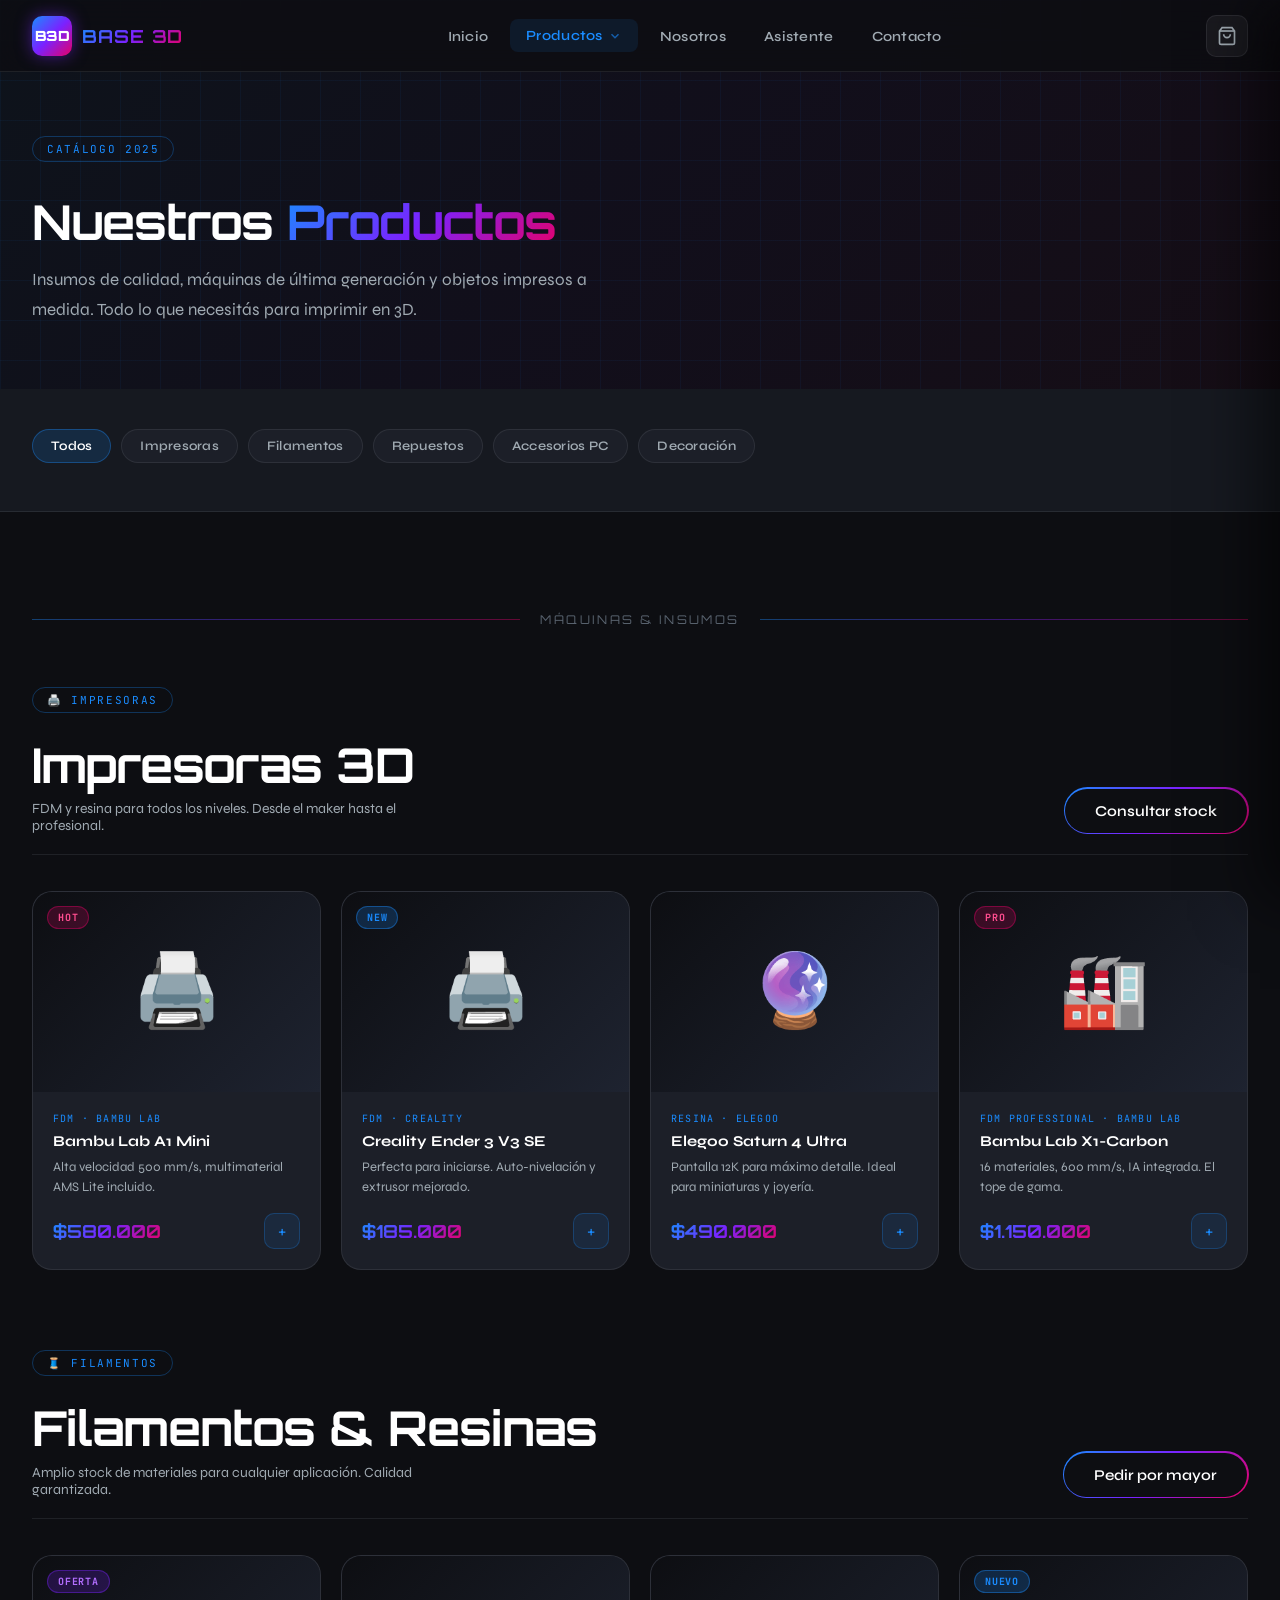
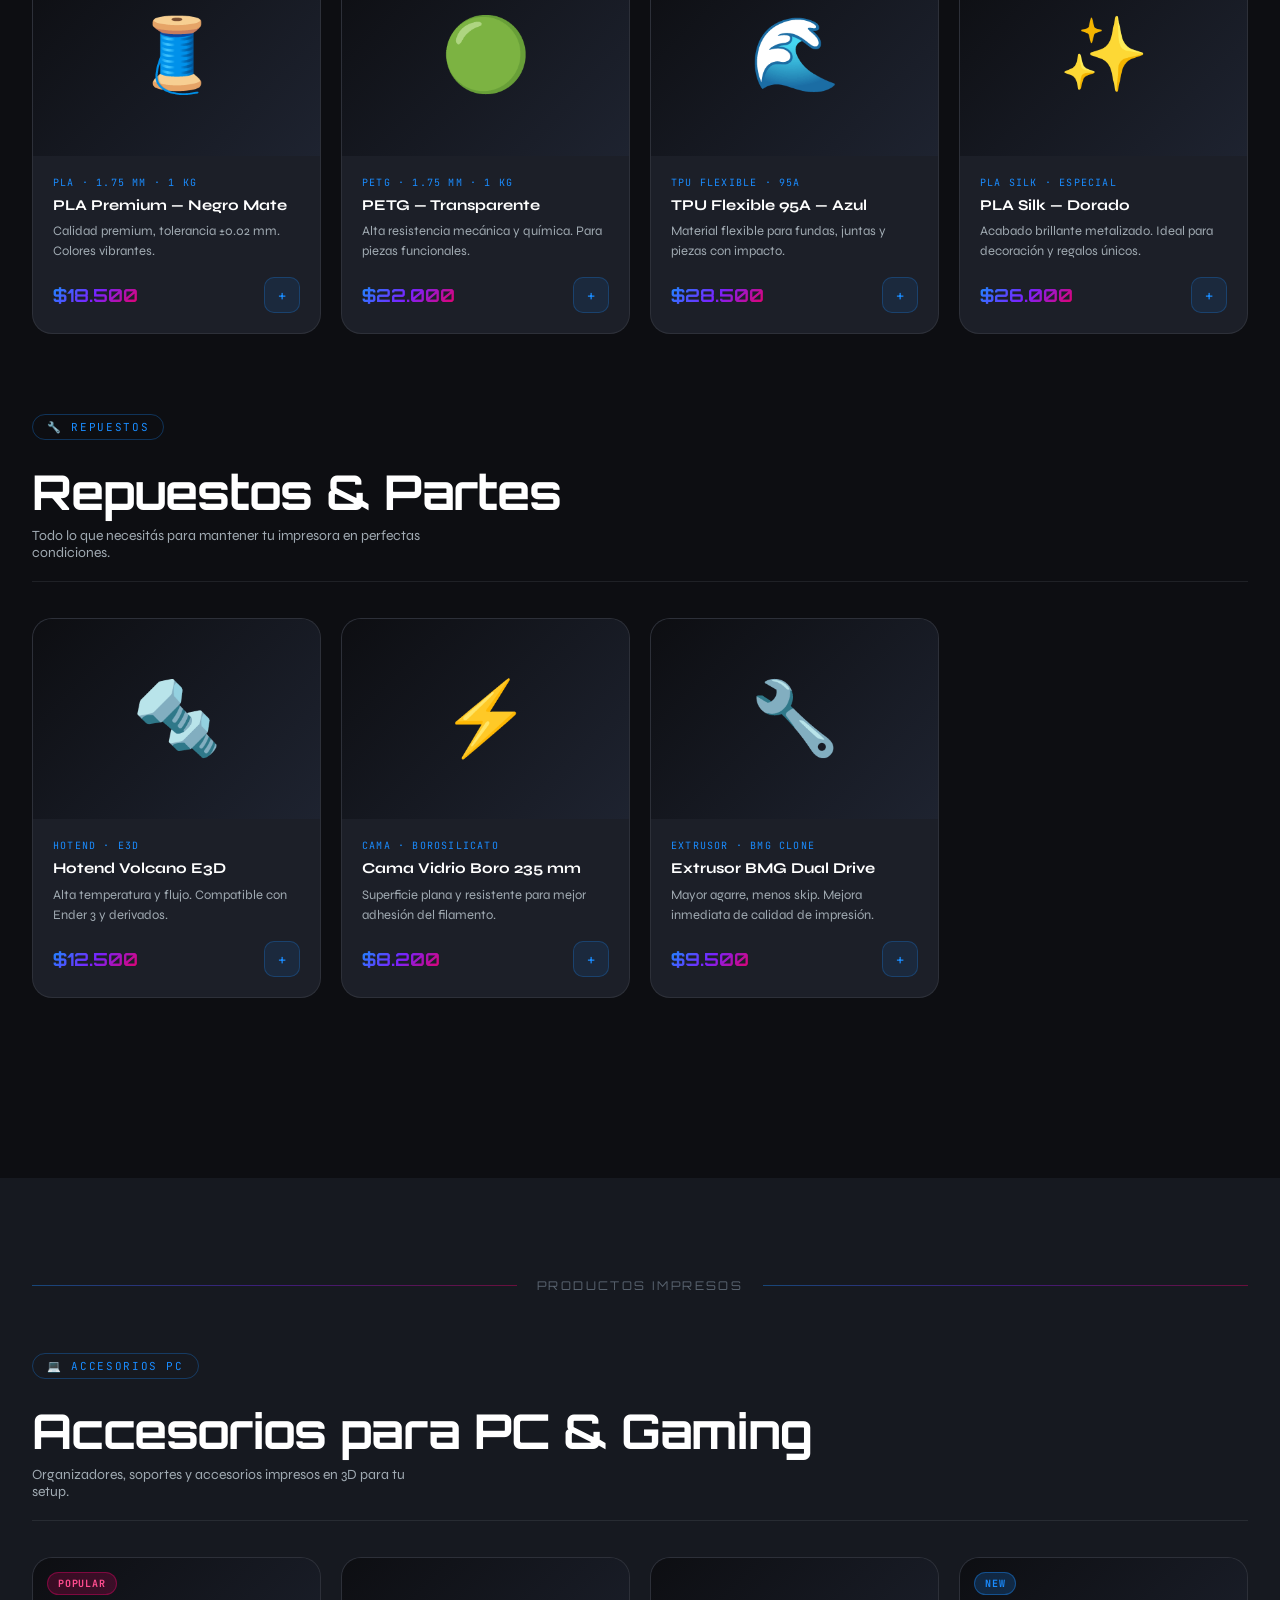
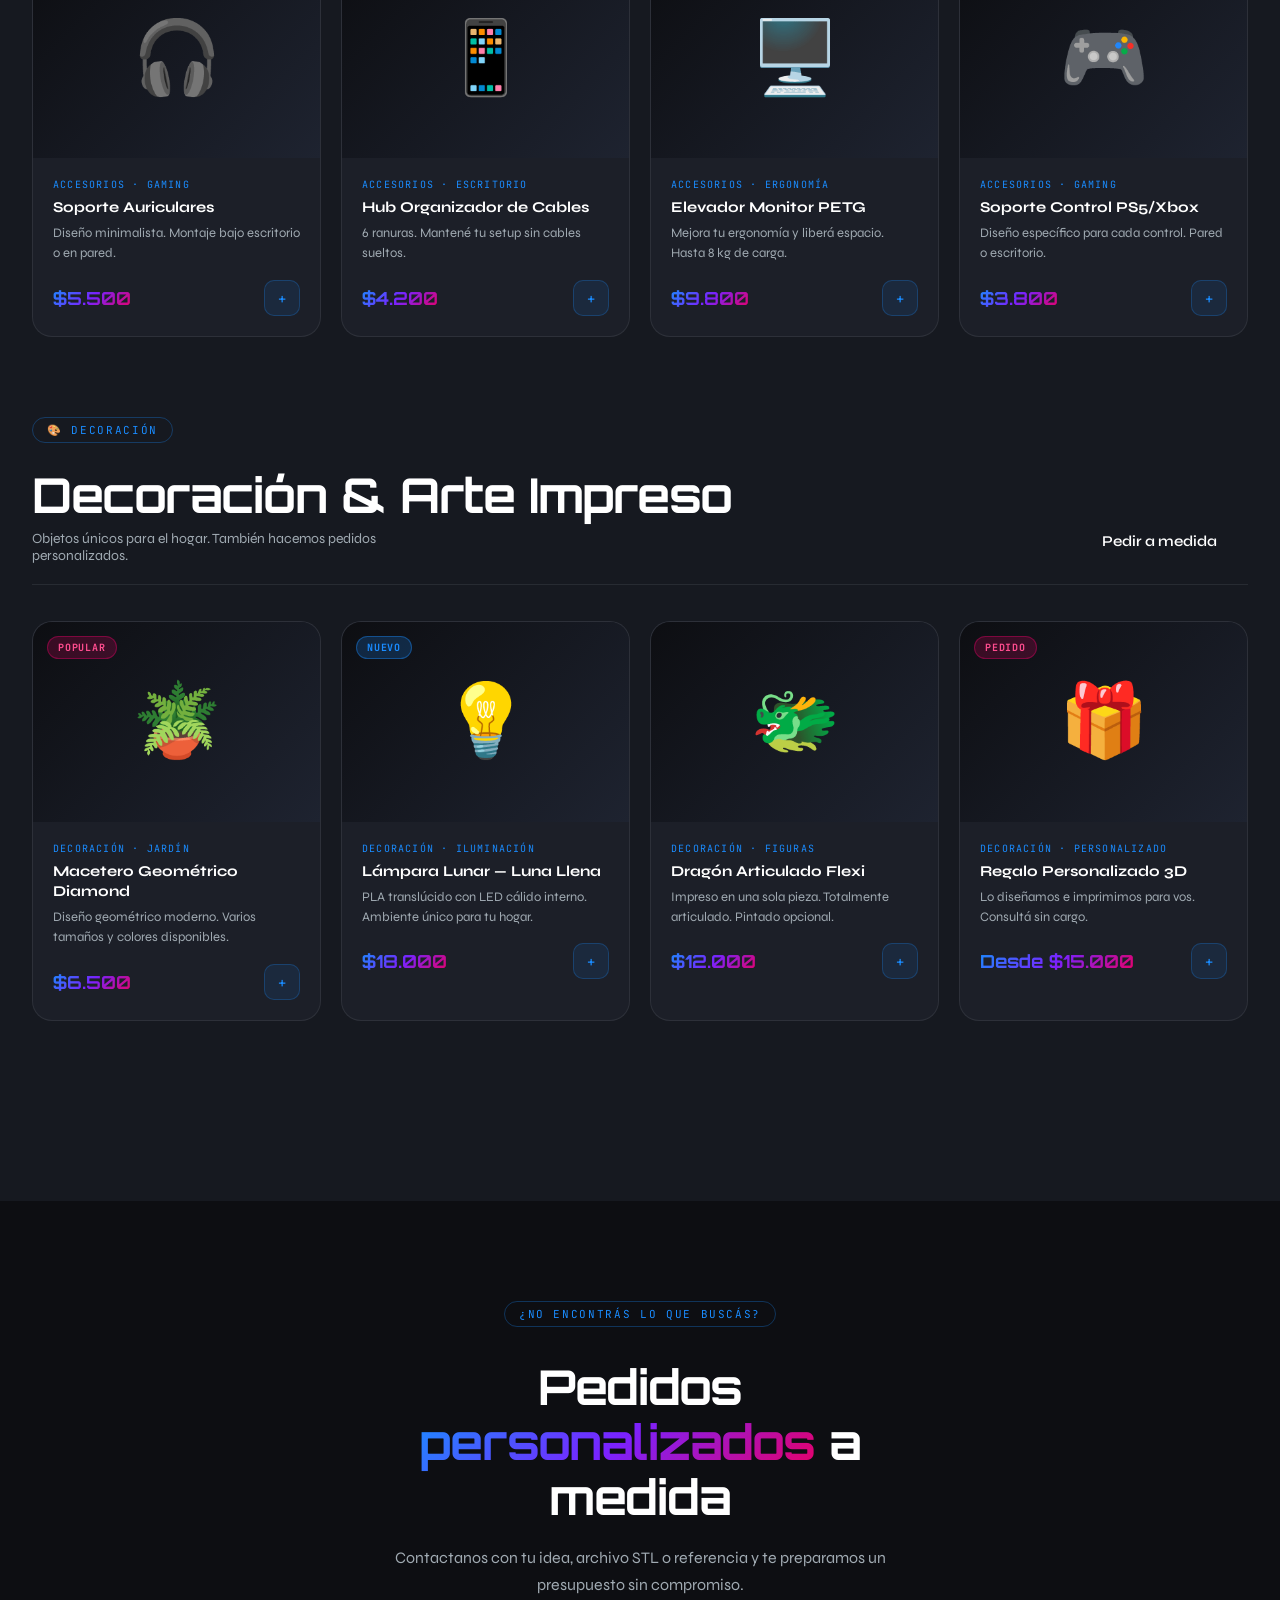
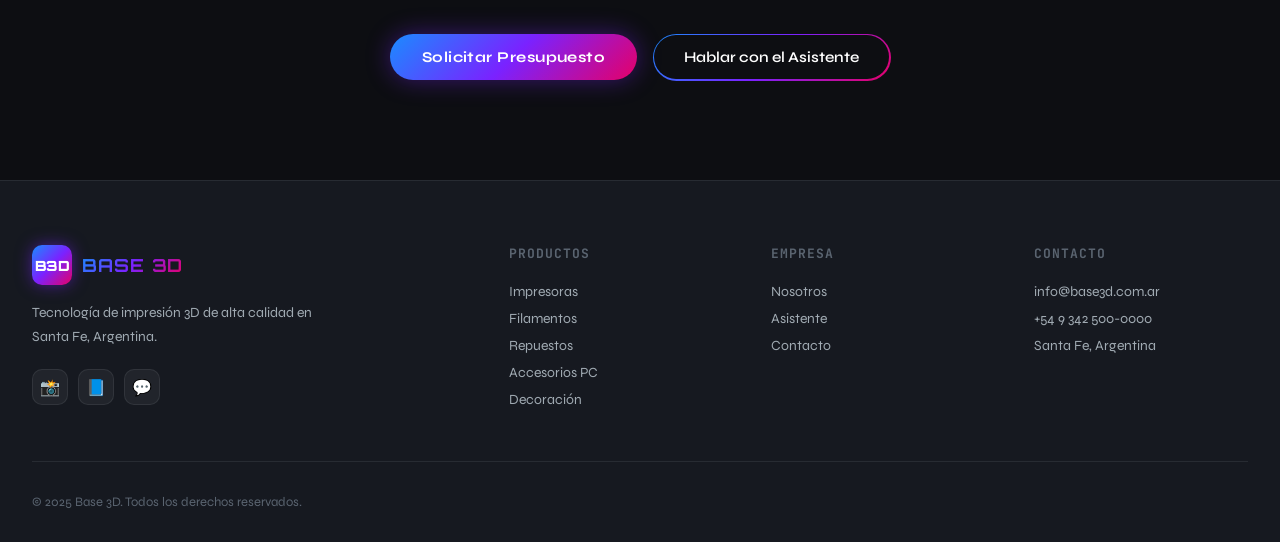
<file: productos.html>
<!DOCTYPE html>
<html lang="es">
<head>
  <meta charset="UTF-8" />
  <meta name="viewport" content="width=device-width, initial-scale=1.0" />
  <title>Productos — Base 3D</title>
  <meta name="description" content="Catálogo completo de impresoras 3D, filamentos, repuestos, accesorios PC y decoración impresa en Base 3D Santa Fe." />
  <link rel="stylesheet" href="styles.css" />
  <link rel="icon" href="data:image/svg+xml,<svg xmlns='http://www.w3.org/2000/svg' viewBox='0 0 100 100'><rect width='100' height='100' rx='20' fill='%237a22ff'/><text y='.9em' font-size='60' x='18' fill='white' font-family='sans-serif' font-weight='900'>B3</text></svg>" />
</head>
<body>

  <!-- ══ NAVBAR ══════════════════════════════════════════════ -->
  <nav class="navbar" id="navbar">
    <div class="nav-inner">
      <a href="index.html" class="nav-logo">
        <div class="logo-badge">B3D</div>
        <span class="logo-text">BASE 3D</span>
      </a>
      <ul class="nav-links">
        <li><a href="index.html">Inicio</a></li>
        <li class="nav-dropdown">
          <a href="productos.html" class="active">
            Productos
            <svg class="chevron" viewBox="0 0 24 24" fill="none" stroke="currentColor" stroke-width="2.5"><path d="M6 9l6 6 6-6"/></svg>
          </a>
          <ul class="dropdown-menu">
            <li><a href="#impresoras"><span class="dm-icon">🖨️</span>Impresoras</a></li>
            <li><a href="#filamentos"><span class="dm-icon">🧵</span>Filamentos</a></li>
            <li><a href="#repuestos"><span class="dm-icon">🔧</span>Repuestos</a></li>
            <li><a href="#accesorios"><span class="dm-icon">💻</span>Accesorios PC</a></li>
            <li><a href="#decoracion"><span class="dm-icon">🎨</span>Decoración</a></li>
          </ul>
        </li>
        <li><a href="nosotros.html">Nosotros</a></li>
        <li><a href="asistente.html">Asistente</a></li>
        <li><a href="contacto.html">Contacto</a></li>
      </ul>
      <div class="nav-actions">
        <button class="cart-trigger" aria-label="Carrito">
          <svg viewBox="0 0 24 24" fill="none" stroke="currentColor" stroke-width="2">
            <path d="M6 2L3 6v14a2 2 0 002 2h14a2 2 0 002-2V6l-3-4z"/><line x1="3" y1="6" x2="21" y2="6"/>
            <path d="M16 10a4 4 0 01-8 0"/>
          </svg>
          <span class="cart-count">0</span>
        </button>
        <button class="nav-hamburger" aria-label="Menú">
          <span></span><span></span><span></span>
        </button>
      </div>
    </div>
  </nav>
  <div class="nav-mobile">
    <a href="index.html">Inicio</a>
    <a href="productos.html">Productos</a>
    <a href="nosotros.html">Nosotros</a>
    <a href="asistente.html">Asistente Virtual</a>
    <a href="contacto.html">Contacto</a>
  </div>
  <div class="cart-overlay"></div>
  <aside class="cart-sidebar" id="cart-sidebar">
    <div class="cart-header">
      <h3>🛒 Tu Carrito</h3>
      <button class="cart-close">✕</button>
    </div>
    <div class="cart-body"></div>
    <div class="cart-footer">
      <div class="cart-total"><span>Total</span><strong>$0</strong></div>
      <button class="btn-solid cart-checkout" style="width:100%"><span>Finalizar compra</span></button>
    </div>
  </aside>

  <!-- ══ PRODUCT MODAL ════════════════════════════════════════ -->
  <div class="modal-overlay" id="product-modal">
    <div class="modal" role="dialog" aria-modal="true">
      <button class="modal-close" aria-label="Cerrar">✕</button>
      <div class="modal-body">
        <div class="modal-image"><span id="modal-emoji">🖨️</span></div>
        <div class="modal-info">
          <div class="product-category" id="modal-cat">Categoría</div>
          <h2 id="modal-name">Nombre del Producto</h2>
          <p class="product-desc" id="modal-desc">Descripción del producto.</p>
          <span class="modal-price-big" id="modal-price">$0</span>
          <div class="modal-specs">
            <h4>Especificaciones</h4>
            <div id="modal-specs"></div>
          </div>
          <div class="modal-actions">
            <button class="btn-solid" id="modal-add-btn">
              <span>Agregar al carrito</span>
            </button>
            <a href="contacto.html" class="btn-outline">
              <span>Consultar</span>
            </a>
          </div>
        </div>
      </div>
    </div>
  </div>

  <!-- ══ PAGE HERO ═══════════════════════════════════════════ -->
  <section class="page-hero">
    <div class="page-hero-bg"></div>
    <div class="page-hero-grid"></div>
    <div class="container page-hero-content">
      <span class="section-tag">Catálogo 2025</span>
      <h1 class="section-title" style="margin-top:16px">
        Nuestros <span class="grad-text">Productos</span>
      </h1>
      <p style="color:var(--text-secondary);font-size:17px;line-height:1.75;max-width:580px;margin-top:16px">
        Insumos de calidad, máquinas de última generación y objetos impresos a medida. Todo lo que necesitás para imprimir en 3D.
      </p>
    </div>
  </section>

  <!-- ══ FILTRO GLOBAL ════════════════════════════════════════ -->
  <section style="padding:40px 0 0;background:var(--bg-dark);border-bottom:1px solid var(--border-subtle)">
    <div class="container">
      <div class="filter-bar">
        <button class="filter-btn active" data-filter="all">Todos</button>
        <button class="filter-btn" data-filter="impresora">Impresoras</button>
        <button class="filter-btn" data-filter="filamento">Filamentos</button>
        <button class="filter-btn" data-filter="repuesto">Repuestos</button>
        <button class="filter-btn" data-filter="accesorio">Accesorios PC</button>
        <button class="filter-btn" data-filter="decoracion">Decoración</button>
      </div>
    </div>
  </section>

  <!-- ══════════════════════════════════════════════════════════
       BLOQUE 1: MÁQUINAS E INSUMOS
       ══════════════════════════════════════════════════════════ -->
  <section class="section">
    <div class="container">

      <!-- Separador visual -->
      <div class="section-separator" style="display:flex;align-items:center;gap:20px;margin-bottom:60px">
        <div style="flex:1;height:1px;background:var(--grad);opacity:0.4"></div>
        <div style="font-family:var(--font-display);font-size:12px;letter-spacing:0.2em;text-transform:uppercase;color:var(--text-dim)">Máquinas &amp; Insumos</div>
        <div style="flex:1;height:1px;background:var(--grad);opacity:0.4"></div>
      </div>

      <!-- IMPRESORAS -->
      <div class="products-block" id="impresoras">
        <div class="products-block-header">
          <div>
            <span class="section-tag">🖨️ Impresoras</span>
            <h2 class="section-title" style="margin-top:8px">Impresoras 3D</h2>
            <p>FDM y resina para todos los niveles. Desde el maker hasta el profesional.</p>
          </div>
          <a href="contacto.html" class="btn-outline" style="flex-shrink:0"><span>Consultar stock</span></a>
        </div>
        <div class="products-grid">

          <div class="product-card reveal" data-category="impresora" onclick='openModal({
            id:"p001", emoji:"🖨️", category:"Impresoras FDM",
            name:"Bambu Lab A1 Mini", price:"$580.000",rawPrice:580000,
            desc:"Impresora FDM compacta de alta velocidad con sistema AMS Lite para multimaterial. Ideal para hogar y diseño.",
            specs:[["Volumen","180 × 180 × 180 mm"],["Velocidad máx","500 mm/s"],["Filamento","1.75 mm"],["Conectividad","Wi-Fi / LAN"],["Peso","~7 kg"]]
          })'>
            <div class="product-image">
              🖨️
              <div class="product-image-glow"></div>
              <span class="product-badge badge-hot">HOT</span>
            </div>
            <div class="product-info">
              <div class="product-category">FDM · Bambu Lab</div>
              <div class="product-name">Bambu Lab A1 Mini</div>
              <div class="product-desc">Alta velocidad 500 mm/s, multimaterial AMS Lite incluido.</div>
              <div class="product-footer">
                <span class="product-price">$580.000</span>
                <button class="product-add" onclick='event.stopPropagation();addToCart({id:"p001",name:"Bambu Lab A1 Mini",price:580000,emoji:"🖨️"})'>+</button>
              </div>
            </div>
          </div>

          <div class="product-card reveal reveal-delay-1" data-category="impresora" onclick='openModal({
            id:"p002", emoji:"🖨️", category:"Impresoras FDM",
            name:"Creality Ender 3 V3 SE", price:"$185.000",rawPrice:185000,
            desc:"La clásica Ender 3 completamente renovada. Auto-nivelación CR Touch y extrusor doble engranaje.",
            specs:[["Volumen","220 × 220 × 250 mm"],["Velocidad","250 mm/s"],["Filamento","1.75 mm"],["Nivelación","CR Touch automático"]]
          })'>
            <div class="product-image">
              🖨️
              <div class="product-image-glow"></div>
              <span class="product-badge badge-new">NEW</span>
            </div>
            <div class="product-info">
              <div class="product-category">FDM · Creality</div>
              <div class="product-name">Creality Ender 3 V3 SE</div>
              <div class="product-desc">Perfecta para iniciarse. Auto-nivelación y extrusor mejorado.</div>
              <div class="product-footer">
                <span class="product-price">$185.000</span>
                <button class="product-add" onclick='event.stopPropagation();addToCart({id:"p002",name:"Creality Ender 3 V3 SE",price:185000,emoji:"🖨️"})'>+</button>
              </div>
            </div>
          </div>

          <div class="product-card reveal reveal-delay-2" data-category="impresora" onclick='openModal({
            id:"p003", emoji:"🔮", category:"Impresoras Resina",
            name:"Elegoo Saturn 4 Ultra", price:"$490.000",rawPrice:490000,
            desc:"Impresora de resina MSLA 12K con pantalla monocromática de alta definición. Para profesionales exigentes.",
            specs:[["Volumen","218 × 123 × 220 mm"],["Resolución","11520 × 6480 (12K)"],["Fuente de luz","COB LED"],["Velocidad","100 mm/h"]]
          })'>
            <div class="product-image">
              🔮
              <div class="product-image-glow"></div>
            </div>
            <div class="product-info">
              <div class="product-category">Resina · Elegoo</div>
              <div class="product-name">Elegoo Saturn 4 Ultra</div>
              <div class="product-desc">Pantalla 12K para máximo detalle. Ideal para miniaturas y joyería.</div>
              <div class="product-footer">
                <span class="product-price">$490.000</span>
                <button class="product-add" onclick='event.stopPropagation();addToCart({id:"p003",name:"Elegoo Saturn 4 Ultra",price:490000,emoji:"🔮"})'>+</button>
              </div>
            </div>
          </div>

          <div class="product-card reveal reveal-delay-3" data-category="impresora" onclick='openModal({
            id:"p004", emoji:"🏭", category:"Impresoras FDM",
            name:"Bambu Lab X1-Carbon", price:"$1.150.000",rawPrice:1150000,
            desc:"La referencia en impresión profesional. Sistema AMS para 16 materiales, cámara de alta velocidad y AI.",
            specs:[["Volumen","256 × 256 × 256 mm"],["Velocidad máx","600 mm/s"],["Filamentos","Hasta 16 con AMS"],["Pantalla","Táctil 5 pulgadas"]]
          })'>
            <div class="product-image">
              🏭
              <div class="product-image-glow"></div>
              <span class="product-badge badge-hot">PRO</span>
            </div>
            <div class="product-info">
              <div class="product-category">FDM Professional · Bambu Lab</div>
              <div class="product-name">Bambu Lab X1-Carbon</div>
              <div class="product-desc">16 materiales, 600 mm/s, IA integrada. El tope de gama.</div>
              <div class="product-footer">
                <span class="product-price">$1.150.000</span>
                <button class="product-add" onclick='event.stopPropagation();addToCart({id:"p004",name:"Bambu Lab X1-Carbon",price:1150000,emoji:"🏭"})'>+</button>
              </div>
            </div>
          </div>

        </div>
      </div>

      <!-- FILAMENTOS -->
      <div class="products-block" id="filamentos">
        <div class="products-block-header">
          <div>
            <span class="section-tag">🧵 Filamentos</span>
            <h2 class="section-title" style="margin-top:8px">Filamentos & Resinas</h2>
            <p>Amplio stock de materiales para cualquier aplicación. Calidad garantizada.</p>
          </div>
          <a href="contacto.html" class="btn-outline" style="flex-shrink:0"><span>Pedir por mayor</span></a>
        </div>
        <div class="products-grid">

          <div class="product-card reveal" data-category="filamento" onclick='openModal({
            id:"f001", emoji:"🧵", category:"Filamentos PLA",
            name:"PLA Premium 1kg — Negro", price:"$18.500",rawPrice:18500,
            desc:"Filamento PLA de alta calidad, diámetro 1.75mm ±0.02mm. Impresión limpia, sin warping y con acabado suave.",
            specs:[["Diámetro","1.75 mm ±0.02 mm"],["Peso neto","1 kg"],["Temp. impresión","190–220 °C"],["Temp. cama","25–60 °C"],["Tolerancia","±0.02 mm"]]
          })'>
            <div class="product-image">
              🧵
              <div class="product-image-glow"></div>
              <span class="product-badge badge-sale">OFERTA</span>
            </div>
            <div class="product-info">
              <div class="product-category">PLA · 1.75 mm · 1 kg</div>
              <div class="product-name">PLA Premium — Negro Mate</div>
              <div class="product-desc">Calidad premium, tolerancia ±0.02 mm. Colores vibrantes.</div>
              <div class="product-footer">
                <span class="product-price">$18.500</span>
                <button class="product-add" onclick='event.stopPropagation();addToCart({id:"f001",name:"PLA Premium 1kg Negro",price:18500,emoji:"🧵"})'>+</button>
              </div>
            </div>
          </div>

          <div class="product-card reveal reveal-delay-1" data-category="filamento" onclick='openModal({
            id:"f002", emoji:"🟢", category:"Filamentos PETG",
            name:"PETG 1kg — Transparente", price:"$22.000",rawPrice:22000,
            desc:"PETG resistente y flexible, ideal para piezas funcionales que requieren durabilidad y cierta flexibilidad.",
            specs:[["Diámetro","1.75 mm"],["Peso","1 kg"],["Temp. impresión","230–250 °C"],["Temp. cama","70–85 °C"]]
          })'>
            <div class="product-image">🟢<div class="product-image-glow"></div></div>
            <div class="product-info">
              <div class="product-category">PETG · 1.75 mm · 1 kg</div>
              <div class="product-name">PETG — Transparente</div>
              <div class="product-desc">Alta resistencia mecánica y química. Para piezas funcionales.</div>
              <div class="product-footer">
                <span class="product-price">$22.000</span>
                <button class="product-add" onclick='event.stopPropagation();addToCart({id:"f002",name:"PETG 1kg Transparente",price:22000,emoji:"🟢"})'>+</button>
              </div>
            </div>
          </div>

          <div class="product-card reveal reveal-delay-2" data-category="filamento" onclick='openModal({
            id:"f003", emoji:"🌊", category:"Filamentos TPU",
            name:"TPU Flexible 95A — Azul", price:"$28.500",rawPrice:28500,
            desc:"Filamento flexible TPU shore 95A. Para fundas, juntas, suela de zapatos y piezas que necesitan absorber impactos.",
            specs:[["Dureza","Shore 95A"],["Diámetro","1.75 mm"],["Peso","500 g"],["Elongación",">400%"]]
          })'>
            <div class="product-image">🌊<div class="product-image-glow"></div></div>
            <div class="product-info">
              <div class="product-category">TPU Flexible · 95A</div>
              <div class="product-name">TPU Flexible 95A — Azul</div>
              <div class="product-desc">Material flexible para fundas, juntas y piezas con impacto.</div>
              <div class="product-footer">
                <span class="product-price">$28.500</span>
                <button class="product-add" onclick='event.stopPropagation();addToCart({id:"f003",name:"TPU Flexible 95A Azul",price:28500,emoji:"🌊"})'>+</button>
              </div>
            </div>
          </div>

          <div class="product-card reveal reveal-delay-3" data-category="filamento" onclick='openModal({
            id:"f004", emoji:"✨", category:"Filamentos Especiales",
            name:"PLA Silk Dorado 1kg", price:"$26.000",rawPrice:26000,
            desc:"Filamento PLA Silk con acabado brillante metalizado dorado. Perfecto para decoración y regalos.",
            specs:[["Tipo","PLA Silk"],["Diámetro","1.75 mm"],["Peso","1 kg"],["Acabado","Brillante metalizado"]]
          })'>
            <div class="product-image">✨<div class="product-image-glow"></div><span class="product-badge badge-new">NUEVO</span></div>
            <div class="product-info">
              <div class="product-category">PLA Silk · Especial</div>
              <div class="product-name">PLA Silk — Dorado</div>
              <div class="product-desc">Acabado brillante metalizado. Ideal para decoración y regalos únicos.</div>
              <div class="product-footer">
                <span class="product-price">$26.000</span>
                <button class="product-add" onclick='event.stopPropagation();addToCart({id:"f004",name:"PLA Silk Dorado 1kg",price:26000,emoji:"✨"})'>+</button>
              </div>
            </div>
          </div>

        </div>
      </div>

      <!-- REPUESTOS -->
      <div class="products-block" id="repuestos">
        <div class="products-block-header">
          <div>
            <span class="section-tag">🔧 Repuestos</span>
            <h2 class="section-title" style="margin-top:8px">Repuestos & Partes</h2>
            <p>Todo lo que necesitás para mantener tu impresora en perfectas condiciones.</p>
          </div>
        </div>
        <div class="products-grid">

          <div class="product-card reveal" data-category="repuesto" onclick='openModal({
            id:"r001", emoji:"🔩", category:"Repuestos",
            name:"Hotend Volcano E3D", price:"$12.500",rawPrice:12500,
            desc:"Hotend Volcano de alta velocidad para Ender 3 y derivados. Compatible con múltiples materiales.",
            specs:[["Modelo","E3D Volcano"],["Diámetro boquilla","0.4 mm"],["Temp. máx","300 °C"],["Compatibilidad","Ender 3 / CR-10"]]
          })'>
            <div class="product-image">🔩<div class="product-image-glow"></div></div>
            <div class="product-info">
              <div class="product-category">Hotend · E3D</div>
              <div class="product-name">Hotend Volcano E3D</div>
              <div class="product-desc">Alta temperatura y flujo. Compatible con Ender 3 y derivados.</div>
              <div class="product-footer">
                <span class="product-price">$12.500</span>
                <button class="product-add" onclick='event.stopPropagation();addToCart({id:"r001",name:"Hotend Volcano E3D",price:12500,emoji:"🔩"})'>+</button>
              </div>
            </div>
          </div>

          <div class="product-card reveal reveal-delay-1" data-category="repuesto" onclick='openModal({
            id:"r002", emoji:"⚡", category:"Repuestos",
            name:"Cama de Vidrio Boro 235mm", price:"$8.200",rawPrice:8200,
            desc:"Cama de vidrio borosilicato de 235×235mm para Ender 3. Superficie perfectamente plana y resistente al calor.",
            specs:[["Tamaño","235 × 235 mm"],["Material","Vidrio borosilicato"],["Grosor","4 mm"],["Compatibilidad","Ender 3 / V2 / V3"]]
          })'>
            <div class="product-image">⚡<div class="product-image-glow"></div></div>
            <div class="product-info">
              <div class="product-category">Cama · Borosilicato</div>
              <div class="product-name">Cama Vidrio Boro 235 mm</div>
              <div class="product-desc">Superficie plana y resistente para mejor adhesión del filamento.</div>
              <div class="product-footer">
                <span class="product-price">$8.200</span>
                <button class="product-add" onclick='event.stopPropagation();addToCart({id:"r002",name:"Cama Vidrio Boro 235mm",price:8200,emoji:"⚡"})'>+</button>
              </div>
            </div>
          </div>

          <div class="product-card reveal reveal-delay-2" data-category="repuesto" onclick='openModal({
            id:"r003", emoji:"🔧", category:"Repuestos",
            name:"Extrusor BMG Clone", price:"$9.500",rawPrice:9500,
            desc:"Extrusor BMG dual drive clon de alta calidad. Mayor agarre del filamento y menor posibilidad de skip.",
            specs:[["Tipo","Dual Drive BMG"],["Reducción","3:1"],["Peso","~75 g"],["Compatibilidad","Universal Bowden / Direct"]]
          })'>
            <div class="product-image">🔧<div class="product-image-glow"></div></div>
            <div class="product-info">
              <div class="product-category">Extrusor · BMG Clone</div>
              <div class="product-name">Extrusor BMG Dual Drive</div>
              <div class="product-desc">Mayor agarre, menos skip. Mejora inmediata de calidad de impresión.</div>
              <div class="product-footer">
                <span class="product-price">$9.500</span>
                <button class="product-add" onclick='event.stopPropagation();addToCart({id:"r003",name:"Extrusor BMG Dual Drive",price:9500,emoji:"🔧"})'>+</button>
              </div>
            </div>
          </div>

        </div>
      </div>

    </div>
  </section>

  <!-- ══════════════════════════════════════════════════════════
       BLOQUE 2: PRODUCTOS IMPRESOS
       ══════════════════════════════════════════════════════════ -->
  <section class="section section-alt">
    <div class="container">

      <div class="section-separator" style="display:flex;align-items:center;gap:20px;margin-bottom:60px">
        <div style="flex:1;height:1px;background:var(--grad);opacity:0.4"></div>
        <div style="font-family:var(--font-display);font-size:12px;letter-spacing:0.2em;text-transform:uppercase;color:var(--text-dim)">Productos Impresos</div>
        <div style="flex:1;height:1px;background:var(--grad);opacity:0.4"></div>
      </div>

      <!-- ACCESORIOS PC -->
      <div class="products-block" id="accesorios">
        <div class="products-block-header">
          <div>
            <span class="section-tag">💻 Accesorios PC</span>
            <h2 class="section-title" style="margin-top:8px">Accesorios para PC & Gaming</h2>
            <p>Organizadores, soportes y accesorios impresos en 3D para tu setup.</p>
          </div>
        </div>
        <div class="products-grid">

          <div class="product-card reveal" data-category="accesorio" onclick='openModal({
            id:"a001", emoji:"🎧", category:"Accesorios PC",
            name:"Soporte Auriculares Universal", price:"$5.500",rawPrice:5500,
            desc:"Soporte impreso en PLA premium para colgar auriculares bajo el escritorio o en la pared. Diseño minimalista.",
            specs:[["Material","PLA Premium"],["Instalación","Adhesivo o tornillo"],["Capacidad","Hasta 500 g"],["Color","Negro mate / A elección"]]
          })'>
            <div class="product-image">🎧<div class="product-image-glow"></div><span class="product-badge badge-hot">POPULAR</span></div>
            <div class="product-info">
              <div class="product-category">Accesorios · Gaming</div>
              <div class="product-name">Soporte Auriculares</div>
              <div class="product-desc">Diseño minimalista. Montaje bajo escritorio o en pared.</div>
              <div class="product-footer">
                <span class="product-price">$5.500</span>
                <button class="product-add" onclick='event.stopPropagation();addToCart({id:"a001",name:"Soporte Auriculares",price:5500,emoji:"🎧"})'>+</button>
              </div>
            </div>
          </div>

          <div class="product-card reveal reveal-delay-1" data-category="accesorio" onclick='openModal({
            id:"a002", emoji:"📱", category:"Accesorios PC",
            name:"Hub Organizador de Cables", price:"$4.200",rawPrice:4200,
            desc:"Organizador de cables para escritorio con 6 ranuras. Mantén tu setup ordenado y sin cables sueltos.",
            specs:[["Material","PETG"],["Ranuras","6 × diferentes tamaños"],["Montaje","Base adhesiva"],["Dimensiones","20 × 8 × 4 cm"]]
          })'>
            <div class="product-image">📱<div class="product-image-glow"></div></div>
            <div class="product-info">
              <div class="product-category">Accesorios · Escritorio</div>
              <div class="product-name">Hub Organizador de Cables</div>
              <div class="product-desc">6 ranuras. Mantené tu setup sin cables sueltos.</div>
              <div class="product-footer">
                <span class="product-price">$4.200</span>
                <button class="product-add" onclick='event.stopPropagation();addToCart({id:"a002",name:"Hub Organizador Cables",price:4200,emoji:"📱"})'>+</button>
              </div>
            </div>
          </div>

          <div class="product-card reveal reveal-delay-2" data-category="accesorio" onclick='openModal({
            id:"a003", emoji:"🖥️", category:"Accesorios PC",
            name:"Soporte Monitor Elevador", price:"$9.800",rawPrice:9800,
            desc:"Elevador de monitor impreso en PETG resistente. Mejora la ergonomía y libera espacio en el escritorio.",
            specs:[["Material","PETG reforzado"],["Altura","8 cm"],["Capacidad","Hasta 8 kg"],["Dimensiones","40 × 22 × 8 cm"]]
          })'>
            <div class="product-image">🖥️<div class="product-image-glow"></div></div>
            <div class="product-info">
              <div class="product-category">Accesorios · Ergonomía</div>
              <div class="product-name">Elevador Monitor PETG</div>
              <div class="product-desc">Mejora tu ergonomía y liberá espacio. Hasta 8 kg de carga.</div>
              <div class="product-footer">
                <span class="product-price">$9.800</span>
                <button class="product-add" onclick='event.stopPropagation();addToCart({id:"a003",name:"Elevador Monitor PETG",price:9800,emoji:"🖥️"})'>+</button>
              </div>
            </div>
          </div>

          <div class="product-card reveal reveal-delay-3" data-category="accesorio" onclick='openModal({
            id:"a004", emoji:"🎮", category:"Accesorios PC",
            name:"Soporte Control Gaming", price:"$3.800",rawPrice:3800,
            desc:"Soporte de pared o escritorio para control de PS5, Xbox y genéricos. Diseño ajustado para cada modelo.",
            specs:[["Material","PLA"],["Compatibilidad","PS5 / Xbox / Genérico"],["Montaje","Pared o escritorio"],["Color","Negro / Blanco"]]
          })'>
            <div class="product-image">🎮<div class="product-image-glow"></div><span class="product-badge badge-new">NEW</span></div>
            <div class="product-info">
              <div class="product-category">Accesorios · Gaming</div>
              <div class="product-name">Soporte Control PS5/Xbox</div>
              <div class="product-desc">Diseño específico para cada control. Pared o escritorio.</div>
              <div class="product-footer">
                <span class="product-price">$3.800</span>
                <button class="product-add" onclick='event.stopPropagation();addToCart({id:"a004",name:"Soporte Control Gaming",price:3800,emoji:"🎮"})'>+</button>
              </div>
            </div>
          </div>

        </div>
      </div>

      <!-- DECORACIÓN -->
      <div class="products-block" id="decoracion">
        <div class="products-block-header">
          <div>
            <span class="section-tag">🎨 Decoración</span>
            <h2 class="section-title" style="margin-top:8px">Decoración & Arte Impreso</h2>
            <p>Objetos únicos para el hogar. También hacemos pedidos personalizados.</p>
          </div>
          <a href="contacto.html" class="btn-outline" style="flex-shrink:0"><span>Pedir a medida</span></a>
        </div>
        <div class="products-grid">

          <div class="product-card reveal" data-category="decoracion" onclick='openModal({
            id:"d001", emoji:"🪴", category:"Decoración",
            name:"Macetero Geométrico Diamond", price:"$6.500",rawPrice:6500,
            desc:"Macetero con diseño geométrico diamante. Disponible en múltiples tamaños y colores. Ideal para suculentas.",
            specs:[["Material","PLA"],["Tamaños","S (8cm) / M (12cm) / L (16cm)"],["Colores","A elección"],["Drenaje","Sí, incluye agujero"]]
          })'>
            <div class="product-image">🪴<div class="product-image-glow"></div><span class="product-badge badge-hot">POPULAR</span></div>
            <div class="product-info">
              <div class="product-category">Decoración · Jardín</div>
              <div class="product-name">Macetero Geométrico Diamond</div>
              <div class="product-desc">Diseño geométrico moderno. Varios tamaños y colores disponibles.</div>
              <div class="product-footer">
                <span class="product-price">$6.500</span>
                <button class="product-add" onclick='event.stopPropagation();addToCart({id:"d001",name:"Macetero Geométrico Diamond",price:6500,emoji:"🪴"})'>+</button>
              </div>
            </div>
          </div>

          <div class="product-card reveal reveal-delay-1" data-category="decoracion" onclick='openModal({
            id:"d002", emoji:"💡", category:"Decoración",
            name:"Lámpara Lunar — Luna Llena", price:"$18.000",rawPrice:18000,
            desc:"Lámpara de escritorio con forma de luna. Impresión en PLA translúcido con LED interno cálido. Luz suave y difusa.",
            specs:[["Material","PLA Translúcido"],["Diámetro","20 cm"],["LED","Cálido 3000K"],["Alimentación","USB 5V"]]
          })'>
            <div class="product-image">💡<div class="product-image-glow"></div><span class="product-badge badge-new">NUEVO</span></div>
            <div class="product-info">
              <div class="product-category">Decoración · Iluminación</div>
              <div class="product-name">Lámpara Lunar — Luna Llena</div>
              <div class="product-desc">PLA translúcido con LED cálido interno. Ambiente único para tu hogar.</div>
              <div class="product-footer">
                <span class="product-price">$18.000</span>
                <button class="product-add" onclick='event.stopPropagation();addToCart({id:"d002",name:"Lámpara Lunar",price:18000,emoji:"💡"})'>+</button>
              </div>
            </div>
          </div>

          <div class="product-card reveal reveal-delay-2" data-category="decoracion" onclick='openModal({
            id:"d003", emoji:"🐲", category:"Decoración",
            name:"Dragón Articulado Flexi", price:"$12.000",rawPrice:12000,
            desc:"Dragón articulado impreso en una sola pieza. Totalmente flexible y articulado. Pintado a mano disponible.",
            specs:[["Material","TPU / PLA"],["Longitud","~35 cm"],["Articulaciones","Totalmente flexible"],["Pintado","Opcional +$3.500"]]
          })'>
            <div class="product-image">🐲<div class="product-image-glow"></div></div>
            <div class="product-info">
              <div class="product-category">Decoración · Figuras</div>
              <div class="product-name">Dragón Articulado Flexi</div>
              <div class="product-desc">Impreso en una sola pieza. Totalmente articulado. Pintado opcional.</div>
              <div class="product-footer">
                <span class="product-price">$12.000</span>
                <button class="product-add" onclick='event.stopPropagation();addToCart({id:"d003",name:"Dragón Articulado Flexi",price:12000,emoji:"🐲"})'>+</button>
              </div>
            </div>
          </div>

          <div class="product-card reveal reveal-delay-3" data-category="decoracion" onclick='openModal({
            id:"d004", emoji:"🎁", category:"Decoración",
            name:"Regalo Personalizado 3D", price:"$15.000",rawPrice:15000,
            desc:"Diseñamos e imprimimos el regalo personalizado que necesitás. Cajas, figuras, llaveros, nombre en 3D y mucho más.",
            specs:[["Material","PLA / PETG / TPU"],["Colores","A elección"],["Tamaño","A acordar"],["Tiempo","48–72 hs"]]
          })'>
            <div class="product-image">🎁<div class="product-image-glow"></div><span class="product-badge badge-hot">PEDIDO</span></div>
            <div class="product-info">
              <div class="product-category">Decoración · Personalizado</div>
              <div class="product-name">Regalo Personalizado 3D</div>
              <div class="product-desc">Lo diseñamos e imprimimos para vos. Consultá sin cargo.</div>
              <div class="product-footer">
                <span class="product-price">Desde $15.000</span>
                <button class="product-add" onclick='event.stopPropagation();addToCart({id:"d004",name:"Regalo Personalizado 3D",price:15000,emoji:"🎁"})'>+</button>
              </div>
            </div>
          </div>

        </div>
      </div>

    </div>
  </section>

  <!-- ══ CTA CONTACTO ════════════════════════════════════════ -->
  <section class="section" style="text-align:center">
    <div class="container">
      <span class="section-tag">¿No encontrás lo que buscás?</span>
      <h2 class="section-title" style="margin:16px auto 20px;max-width:600px">Pedidos <span class="grad-text">personalizados</span> a medida</h2>
      <p style="color:var(--text-secondary);max-width:500px;margin:0 auto 36px;font-size:16px;line-height:1.7">Contactanos con tu idea, archivo STL o referencia y te preparamos un presupuesto sin compromiso.</p>
      <div style="display:flex;gap:16px;justify-content:center;flex-wrap:wrap">
        <a href="contacto.html" class="btn-grad"><span>Solicitar Presupuesto</span></a>
        <a href="asistente.html" class="btn-outline"><span>Hablar con el Asistente</span></a>
      </div>
    </div>
  </section>

  <!-- ══ FOOTER ══════════════════════════════════════════════ -->
  <footer class="footer">
    <div class="container">
      <div class="footer-grid">
        <div class="footer-brand">
          <a href="index.html" class="nav-logo"><div class="logo-badge">B3D</div><span class="logo-text">BASE 3D</span></a>
          <p>Tecnología de impresión 3D de alta calidad en Santa Fe, Argentina.</p>
          <div class="footer-social">
            <a class="social-btn" href="#">📸</a>
            <a class="social-btn" href="#">📘</a>
            <a class="social-btn" href="#">💬</a>
          </div>
        </div>
        <div class="footer-col">
          <h4>Productos</h4>
          <a href="#impresoras">Impresoras</a>
          <a href="#filamentos">Filamentos</a>
          <a href="#repuestos">Repuestos</a>
          <a href="#accesorios">Accesorios PC</a>
          <a href="#decoracion">Decoración</a>
        </div>
        <div class="footer-col">
          <h4>Empresa</h4>
          <a href="nosotros.html">Nosotros</a>
          <a href="asistente.html">Asistente</a>
          <a href="contacto.html">Contacto</a>
        </div>
        <div class="footer-col">
          <h4>Contacto</h4>
          <a href="mailto:info@base3d.com.ar">info@base3d.com.ar</a>
          <a href="tel:+5493425000000">+54 9 342 500-0000</a>
          <a href="#">Santa Fe, Argentina</a>
        </div>
      </div>
      <div class="footer-bottom">
        <span>© 2025 Base 3D. Todos los derechos reservados.</span>
      </div>
    </div>
  </footer>

  <script src="app.js"></script>
</body>
</html>
</file>
<file: styles.css>
/* ============================================================
   BASE 3D — UNIFIED STYLESHEET
   Paleta: #0d0e12 | #161920 | Degradé #1a8cff → #7a22ff → #e60067
   ============================================================ */

@import url('https://fonts.googleapis.com/css2?family=Orbitron:wght@400;600;700;900&family=Syne:wght@400;500;600;700&family=JetBrains+Mono:wght@300;400;500&display=swap');

/* ── CSS Variables ────────────────────────────────────────── */
:root {
  --bg-deep:        #0d0e12;
  --bg-dark:        #161920;
  --bg-card:        #1c1f28;
  --accent-blue:    #1a8cff;
  --accent-violet:  #7a22ff;
  --accent-magenta: #e60067;
  --grad: linear-gradient(135deg, #1a8cff 0%, #7a22ff 50%, #e60067 100%);
  --grad-h: linear-gradient(135deg, #e60067 0%, #7a22ff 50%, #1a8cff 100%);
  --text-white:     #ffffff;
  --text-secondary: #a0aab2;
  --text-dim:       #5a6470;
  --border-subtle:  rgba(160, 170, 178, 0.12);
  --border-accent:  rgba(26, 140, 255, 0.35);
  --glass-bg:       rgba(22, 25, 32, 0.65);
  --glass-border:   rgba(255, 255, 255, 0.07);
  --shadow-accent:  0 0 40px rgba(26, 140, 255, 0.18);
  --shadow-card:    0 8px 32px rgba(0, 0, 0, 0.5);
  --radius:         12px;
  --radius-lg:      20px;
  --nav-h:          72px;
  --font-display:   'Orbitron', sans-serif;
  --font-body:      'Syne', sans-serif;
  --font-mono:      'JetBrains Mono', monospace;
  --transition:     0.3s cubic-bezier(0.4, 0, 0.2, 1);
}

/* ── Reset & Base ─────────────────────────────────────────── */
*, *::before, *::after { box-sizing: border-box; margin: 0; padding: 0; }

html { scroll-behavior: smooth; font-size: 16px; }

body {
  font-family: var(--font-body);
  background: var(--bg-deep);
  color: var(--text-white);
  min-height: 100vh;
  overflow-x: hidden;
  -webkit-font-smoothing: antialiased;
}

a { color: inherit; text-decoration: none; }
img { max-width: 100%; display: block; }
ul { list-style: none; }
button { cursor: pointer; border: none; background: none; font-family: inherit; }
input, textarea, select { font-family: inherit; }

/* ── Scrollbar ────────────────────────────────────────────── */
::-webkit-scrollbar { width: 6px; }
::-webkit-scrollbar-track { background: var(--bg-deep); }
::-webkit-scrollbar-thumb { background: var(--accent-violet); border-radius: 3px; }

/* ── Utility ──────────────────────────────────────────────── */
.container {
  max-width: 1280px;
  margin: 0 auto;
  padding: 0 32px;
}

.section-tag {
  display: inline-block;
  font-family: var(--font-mono);
  font-size: 11px;
  letter-spacing: 0.15em;
  text-transform: uppercase;
  color: var(--accent-blue);
  border: 1px solid rgba(26, 140, 255, 0.3);
  padding: 5px 14px;
  border-radius: 100px;
  margin-bottom: 16px;
}

.section-title {
  font-family: var(--font-display);
  font-size: clamp(28px, 4vw, 48px);
  font-weight: 700;
  line-height: 1.15;
  letter-spacing: -0.02em;
}

.grad-text {
  background: var(--grad);
  -webkit-background-clip: text;
  -webkit-text-fill-color: transparent;
  background-clip: text;
}

/* ── Gradient Button (primary CTA) ───────────────────────── */
.btn-grad {
  display: inline-flex;
  align-items: center;
  gap: 10px;
  padding: 14px 32px;
  border-radius: 100px;
  background: var(--grad);
  color: var(--text-white);
  font-family: var(--font-body);
  font-weight: 700;
  font-size: 15px;
  letter-spacing: 0.03em;
  position: relative;
  overflow: hidden;
  transition: transform var(--transition), box-shadow var(--transition);
  box-shadow: 0 0 24px rgba(122, 34, 255, 0.4);
}
.btn-grad::after {
  content: '';
  position: absolute;
  inset: 0;
  background: var(--grad-h);
  opacity: 0;
  transition: opacity var(--transition);
}
.btn-grad:hover { transform: translateY(-2px); box-shadow: 0 0 40px rgba(122, 34, 255, 0.6); }
.btn-grad:hover::after { opacity: 1; }
.btn-grad span { position: relative; z-index: 1; }

/* ── Outline Button (secondary) ──────────────────────────── */
.btn-outline {
  display: inline-flex;
  align-items: center;
  gap: 10px;
  padding: 13px 30px;
  border-radius: 100px;
  background: transparent;
  border: 1.5px solid transparent;
  background-clip: padding-box;
  color: var(--text-white);
  font-weight: 600;
  font-size: 15px;
  position: relative;
  transition: all var(--transition);
}
.btn-outline::before {
  content: '';
  position: absolute;
  inset: -1.5px;
  border-radius: 100px;
  background: var(--grad);
  z-index: -1;
}
.btn-outline::after {
  content: '';
  position: absolute;
  inset: 0;
  border-radius: 100px;
  background: var(--bg-deep);
  z-index: -1;
  transition: background var(--transition);
}
.btn-outline:hover { color: var(--text-white); }
.btn-outline:hover::after { background: rgba(22, 25, 32, 0.5); }

/* ── Solid Accent Button (forms, chat) ────────────────────── */
.btn-solid {
  display: inline-flex;
  align-items: center;
  justify-content: center;
  gap: 8px;
  padding: 14px 28px;
  border-radius: var(--radius);
  background: var(--grad);
  color: #ffffff;
  font-weight: 700;
  font-size: 15px;
  letter-spacing: 0.02em;
  transition: transform var(--transition), box-shadow var(--transition), filter var(--transition);
  box-shadow: 0 4px 20px rgba(230, 0, 103, 0.35);
}
.btn-solid:hover {
  transform: translateY(-2px);
  filter: brightness(1.1);
  box-shadow: 0 8px 32px rgba(230, 0, 103, 0.5);
}

/* ════════════════════════════════════════════════════════════
   NAVBAR
   ════════════════════════════════════════════════════════════ */
.navbar {
  position: fixed;
  top: 0; left: 0; right: 0;
  height: var(--nav-h);
  z-index: 900;
  display: flex;
  align-items: center;
  background: rgba(13, 14, 18, 0.85);
  backdrop-filter: blur(20px);
  -webkit-backdrop-filter: blur(20px);
  border-bottom: 1px solid var(--border-subtle);
  transition: background var(--transition);
}
.navbar.scrolled { background: rgba(13, 14, 18, 0.97); }

.nav-inner {
  display: flex;
  align-items: center;
  width: 100%;
  max-width: 1280px;
  margin: 0 auto;
  padding: 0 32px;
}

/* Logo — LEFT */
.nav-logo {
  flex: 0 0 auto;
  display: flex;
  align-items: center;
  gap: 10px;
  text-decoration: none;
}
.nav-logo .logo-badge {
  width: 40px; height: 40px;
  border-radius: 10px;
  background: var(--grad);
  display: flex; align-items: center; justify-content: center;
  font-family: var(--font-display);
  font-size: 14px;
  font-weight: 900;
  color: #ffffff;
  letter-spacing: -0.05em;
  box-shadow: 0 0 16px rgba(122, 34, 255, 0.5);
}
.nav-logo .logo-text {
  font-family: var(--font-display);
  font-size: 18px;
  font-weight: 700;
  background: var(--grad);
  -webkit-background-clip: text;
  -webkit-text-fill-color: transparent;
  background-clip: text;
  letter-spacing: 0.05em;
}

/* Nav Links — CENTER */
.nav-links {
  flex: 1;
  display: flex;
  align-items: center;
  justify-content: center;
  gap: 6px;
}
.nav-links a, .nav-dropdown > a {
  font-size: 14px;
  font-weight: 600;
  color: var(--text-secondary);
  padding: 8px 16px;
  border-radius: 8px;
  transition: color var(--transition), background var(--transition);
  letter-spacing: 0.02em;
  white-space: nowrap;
}
.nav-links a:hover, .nav-links a.active, .nav-dropdown:hover > a {
  color: var(--text-white);
  background: rgba(26, 140, 255, 0.1);
}
.nav-links a.active { color: var(--accent-blue); }

/* Dropdown */
.nav-dropdown {
  position: relative;
  display: flex;
  align-items: center;
}
.nav-dropdown > a {
  display: flex; align-items: center; gap: 5px;
}
.nav-dropdown > a .chevron {
  width: 14px; height: 14px;
  transition: transform var(--transition);
  opacity: 0.6;
  flex-shrink: 0;
}
.nav-dropdown:hover > a .chevron { transform: rotate(180deg); }

.dropdown-menu {
  position: absolute;
  top: 100%;
  left: 50%;
  transform: translateX(-50%) translateY(-4px);
  min-width: 200px;
  background: var(--bg-card);
  border: 1px solid var(--border-subtle);
  border-radius: var(--radius);
  padding: 8px;
  padding-top: 16px; /* absorbs the gap so mouse doesn't leave trigger */
  margin-top: 0;
  opacity: 0;
  pointer-events: none;
  transition: opacity var(--transition), transform var(--transition);
  box-shadow: var(--shadow-card);
  backdrop-filter: blur(12px);
}
/* invisible bridge fills the gap between nav link and menu */
.nav-dropdown::after {
  content: '';
  position: absolute;
  top: 100%;
  left: 0;
  right: 0;
  height: 16px;
}
.nav-dropdown:hover .dropdown-menu {
  opacity: 1;
  pointer-events: all;
  transform: translateX(-50%) translateY(0);
}
.dropdown-menu a {
  display: flex;
  align-items: center;
  gap: 10px;
  padding: 10px 14px;
  border-radius: 8px;
  font-size: 13.5px;
  color: var(--text-secondary);
  transition: all var(--transition);
  width: 100%;
}
.dropdown-menu a .dm-icon { font-size: 16px; }
.dropdown-menu a:hover {
  background: rgba(26, 140, 255, 0.1);
  color: var(--text-white);
  transform: translateX(4px);
}

/* Cart Icon — RIGHT */
.nav-actions {
  flex: 0 0 auto;
  display: flex;
  align-items: center;
  gap: 16px;
}
.cart-trigger {
  position: relative;
  display: flex; align-items: center; justify-content: center;
  width: 42px; height: 42px;
  border-radius: 10px;
  background: rgba(255,255,255,0.05);
  border: 1px solid var(--border-subtle);
  transition: all var(--transition);
  color: var(--text-secondary);
}
.cart-trigger:hover { background: rgba(26, 140, 255, 0.15); border-color: var(--border-accent); color: var(--text-white); }
.cart-trigger svg { width: 20px; height: 20px; }
.cart-count {
  position: absolute;
  top: -6px; right: -6px;
  min-width: 18px; height: 18px;
  padding: 0 4px;
  background: var(--grad);
  color: #fff;
  font-size: 10px;
  font-weight: 700;
  border-radius: 100px;
  display: flex; align-items: center; justify-content: center;
  font-family: var(--font-mono);
  display: none;
}
.cart-count.visible { display: flex; }

/* Hamburger */
.nav-hamburger {
  display: none;
  flex-direction: column;
  gap: 5px;
  padding: 8px;
  border-radius: 8px;
  background: rgba(255,255,255,0.05);
  cursor: pointer;
}
.nav-hamburger span {
  display: block;
  width: 22px; height: 2px;
  background: var(--text-secondary);
  border-radius: 2px;
  transition: all var(--transition);
}

/* Mobile Nav */
.nav-mobile {
  display: none;
  position: fixed;
  top: var(--nav-h); left: 0; right: 0;
  background: rgba(13, 14, 18, 0.98);
  backdrop-filter: blur(20px);
  border-bottom: 1px solid var(--border-subtle);
  padding: 20px 32px;
  z-index: 850;
  flex-direction: column;
  gap: 4px;
  animation: slideDown 0.2s ease;
}
@keyframes slideDown { from { opacity: 0; transform: translateY(-10px); } to { opacity: 1; transform: translateY(0); } }
.nav-mobile.open { display: flex; }
.nav-mobile a {
  padding: 12px 16px;
  border-radius: 8px;
  font-size: 15px;
  font-weight: 600;
  color: var(--text-secondary);
  transition: all var(--transition);
}
.nav-mobile a:hover { color: var(--text-white); background: rgba(26,140,255,0.1); }

/* ════════════════════════════════════════════════════════════
   CART SIDEBAR
   ════════════════════════════════════════════════════════════ */
.cart-overlay {
  position: fixed;
  inset: 0;
  background: rgba(0,0,0,0.6);
  z-index: 950;
  opacity: 0;
  pointer-events: none;
  transition: opacity var(--transition);
  backdrop-filter: blur(4px);
}
.cart-overlay.active { opacity: 1; pointer-events: all; }

.cart-sidebar {
  position: fixed;
  top: 0; right: 0; bottom: 0;
  width: min(400px, 92vw);
  background: var(--bg-dark);
  border-left: 1px solid var(--border-subtle);
  z-index: 960;
  transform: translateX(100%);
  transition: transform 0.4s cubic-bezier(0.4, 0, 0.2, 1);
  display: flex;
  flex-direction: column;
  box-shadow: -20px 0 60px rgba(0,0,0,0.6);
}
.cart-sidebar.active { transform: translateX(0); }

.cart-header {
  display: flex;
  align-items: center;
  justify-content: space-between;
  padding: 24px 28px;
  border-bottom: 1px solid var(--border-subtle);
  flex-shrink: 0;
}
.cart-header h3 {
  font-family: var(--font-display);
  font-size: 16px;
  font-weight: 700;
  letter-spacing: 0.05em;
  color: var(--text-white);
}
.cart-close {
  width: 36px; height: 36px;
  border-radius: 8px;
  background: rgba(255,255,255,0.05);
  color: var(--text-secondary);
  display: flex; align-items: center; justify-content: center;
  transition: all var(--transition);
  font-size: 18px;
  border: 1px solid var(--border-subtle);
}
.cart-close:hover { background: rgba(230, 0, 103, 0.15); color: var(--accent-magenta); border-color: var(--accent-magenta); }

.cart-body { flex: 1; overflow-y: auto; padding: 20px 28px; }
.cart-empty {
  display: flex;
  flex-direction: column;
  align-items: center;
  justify-content: center;
  height: 100%;
  gap: 16px;
  color: var(--text-dim);
  font-size: 14px;
  text-align: center;
}
.cart-empty svg { opacity: 0.3; }

.cart-item {
  display: flex;
  gap: 14px;
  padding: 16px 0;
  border-bottom: 1px solid var(--border-subtle);
}
.cart-item-img {
  width: 64px; height: 64px;
  border-radius: 8px;
  background: var(--bg-card);
  flex-shrink: 0;
  overflow: hidden;
  display: flex; align-items: center; justify-content: center;
  font-size: 24px;
}
.cart-item-info { flex: 1; }
.cart-item-name { font-size: 13px; font-weight: 600; margin-bottom: 4px; }
.cart-item-price { font-size: 12px; color: var(--accent-blue); font-family: var(--font-mono); font-weight: 600; }
.cart-item-qty { display: flex; align-items: center; gap: 8px; margin-top: 8px; }
.qty-btn {
  width: 24px; height: 24px;
  border-radius: 6px;
  background: rgba(255,255,255,0.07);
  color: var(--text-secondary);
  font-size: 14px;
  display: flex; align-items: center; justify-content: center;
  transition: all var(--transition);
  border: 1px solid var(--border-subtle);
}
.qty-btn:hover { background: rgba(26,140,255,0.2); color: var(--text-white); }
.qty-num { font-size: 13px; font-family: var(--font-mono); min-width: 20px; text-align: center; }
.cart-item-remove { color: var(--text-dim); font-size: 12px; margin-left: auto; align-self: flex-start; transition: color var(--transition); }
.cart-item-remove:hover { color: var(--accent-magenta); }

.cart-footer {
  padding: 24px 28px;
  border-top: 1px solid var(--border-subtle);
  flex-shrink: 0;
}
.cart-total {
  display: flex;
  justify-content: space-between;
  align-items: center;
  margin-bottom: 20px;
  font-size: 14px;
}
.cart-total strong { font-family: var(--font-mono); font-size: 20px; background: var(--grad); -webkit-background-clip: text; -webkit-text-fill-color: transparent; background-clip: text; }
.cart-checkout { width: 100%; }

/* ════════════════════════════════════════════════════════════
   HERO
   ════════════════════════════════════════════════════════════ */
.hero {
  min-height: 100vh;
  display: flex;
  align-items: center;
  position: relative;
  overflow: hidden;
  padding-top: var(--nav-h);
}

.hero-bg {
  position: absolute;
  inset: 0;
  pointer-events: none;
}
.hero-bg-grid {
  position: absolute;
  inset: 0;
  background-image:
    linear-gradient(rgba(26,140,255,0.04) 1px, transparent 1px),
    linear-gradient(90deg, rgba(26,140,255,0.04) 1px, transparent 1px);
  background-size: 48px 48px;
}
.hero-bg-glow {
  position: absolute;
  width: 600px; height: 600px;
  border-radius: 50%;
  filter: blur(120px);
  opacity: 0.25;
}
.hero-bg-glow.g1 { top: -100px; left: -100px; background: var(--accent-blue); }
.hero-bg-glow.g2 { bottom: -150px; right: -50px; background: var(--accent-magenta); }
.hero-bg-glow.g3 { top: 30%; left: 35%; background: var(--accent-violet); width: 400px; height: 400px; }

.hero-content {
  position: relative;
  z-index: 2;
  max-width: 760px;
}

.hero-eyebrow {
  display: flex;
  align-items: center;
  gap: 12px;
  margin-bottom: 28px;
  animation: fadeUp 0.8s ease both;
}
.hero-eyebrow-line {
  width: 40px; height: 2px;
  background: var(--grad);
  border-radius: 2px;
}
.hero-eyebrow span {
  font-family: var(--font-mono);
  font-size: 12px;
  letter-spacing: 0.2em;
  color: var(--accent-blue);
  text-transform: uppercase;
}

.hero-title {
  font-family: var(--font-display);
  font-size: clamp(42px, 7vw, 88px);
  font-weight: 900;
  line-height: 0.95;
  letter-spacing: -0.04em;
  margin-bottom: 28px;
  animation: fadeUp 0.8s 0.1s ease both;
}

.hero-subtitle {
  font-size: clamp(15px, 2vw, 18px);
  color: var(--text-secondary);
  line-height: 1.7;
  max-width: 560px;
  margin-bottom: 44px;
  animation: fadeUp 0.8s 0.2s ease both;
}

.hero-actions {
  display: flex;
  align-items: center;
  gap: 16px;
  flex-wrap: wrap;
  animation: fadeUp 0.8s 0.3s ease both;
}

.hero-stats {
  display: flex;
  gap: 48px;
  margin-top: 72px;
  padding-top: 40px;
  border-top: 1px solid var(--border-subtle);
  animation: fadeUp 0.8s 0.4s ease both;
}
.hero-stat { }
.hero-stat-num {
  font-family: var(--font-display);
  font-size: 32px;
  font-weight: 900;
  background: var(--grad);
  -webkit-background-clip: text;
  -webkit-text-fill-color: transparent;
  background-clip: text;
  display: block;
}
.hero-stat-label {
  font-size: 12px;
  color: var(--text-dim);
  letter-spacing: 0.05em;
  text-transform: uppercase;
  margin-top: 4px;
  font-family: var(--font-mono);
}

.hero-visual {
  position: absolute;
  right: -60px;
  top: 50%;
  transform: translateY(-50%);
  width: 520px;
  height: 520px;
  pointer-events: none;
  animation: float 6s ease-in-out infinite;
  z-index: 1;
}
@keyframes float { 0%,100% { transform: translateY(-50%) translateY(0); } 50% { transform: translateY(-50%) translateY(-20px); } }

.hero-3d-shape {
  width: 100%;
  height: 100%;
  position: relative;
}
.hero-ring {
  position: absolute;
  border-radius: 50%;
  border: 2px solid transparent;
  background: var(--grad) border-box;
  -webkit-mask: linear-gradient(#fff 0 0) padding-box, linear-gradient(#fff 0 0);
  -webkit-mask-composite: destination-out;
  mask-composite: exclude;
}
.hero-ring.r1 { inset: 10%; animation: rotateRing 8s linear infinite; }
.hero-ring.r2 { inset: 25%; border-style: dashed; opacity: 0.4; animation: rotateRing 12s linear infinite reverse; }
.hero-ring.r3 { inset: 40%; opacity: 0.6; animation: rotateRing 5s linear infinite; }
@keyframes rotateRing { from { transform: rotate(0deg); } to { transform: rotate(360deg); } }
.hero-center-icon {
  position: absolute;
  inset: 0;
  display: flex; align-items: center; justify-content: center;
  font-family: var(--font-display);
  font-size: 72px;
  font-weight: 900;
  background: var(--grad);
  -webkit-background-clip: text;
  -webkit-text-fill-color: transparent;
  background-clip: text;
  filter: drop-shadow(0 0 30px rgba(122, 34, 255, 0.6));
}

@keyframes fadeUp {
  from { opacity: 0; transform: translateY(24px); }
  to { opacity: 1; transform: translateY(0); }
}

/* ════════════════════════════════════════════════════════════
   PAGE HERO (inner pages)
   ════════════════════════════════════════════════════════════ */
.page-hero {
  padding: calc(var(--nav-h) + 64px) 0 64px;
  position: relative;
  overflow: hidden;
}
.page-hero-bg {
  position: absolute;
  inset: 0;
  background: var(--grad);
  opacity: 0.04;
  pointer-events: none;
}
.page-hero-grid {
  position: absolute;
  inset: 0;
  background-image:
    linear-gradient(rgba(26,140,255,0.05) 1px, transparent 1px),
    linear-gradient(90deg, rgba(26,140,255,0.05) 1px, transparent 1px);
  background-size: 40px 40px;
  pointer-events: none;
}
.page-hero-content { position: relative; z-index: 2; }

/* ════════════════════════════════════════════════════════════
   SERVICES / FEATURES SECTION
   ════════════════════════════════════════════════════════════ */
.section {
  padding: 100px 0;
}
.section-alt { background: var(--bg-dark); }

.section-header {
  text-align: center;
  max-width: 680px;
  margin: 0 auto 64px;
}
.section-header p {
  color: var(--text-secondary);
  font-size: 16px;
  line-height: 1.7;
  margin-top: 16px;
}

/* Feature Cards */
.features-grid {
  display: grid;
  grid-template-columns: repeat(auto-fit, minmax(280px, 1fr));
  gap: 24px;
}

.feature-card {
  background: var(--bg-card);
  border: 1px solid var(--border-subtle);
  border-radius: var(--radius-lg);
  padding: 36px 32px;
  position: relative;
  overflow: hidden;
  transition: all var(--transition);
  group: true;
}
.feature-card::before {
  content: '';
  position: absolute;
  top: 0; left: 0; right: 0;
  height: 2px;
  background: var(--grad);
  transform: scaleX(0);
  transform-origin: left;
  transition: transform var(--transition);
}
.feature-card:hover { border-color: var(--border-accent); transform: translateY(-4px); box-shadow: var(--shadow-accent); }
.feature-card:hover::before { transform: scaleX(1); }

.feature-icon {
  width: 52px; height: 52px;
  border-radius: 14px;
  background: rgba(26, 140, 255, 0.1);
  display: flex; align-items: center; justify-content: center;
  font-size: 24px;
  margin-bottom: 24px;
  border: 1px solid rgba(26, 140, 255, 0.2);
  transition: all var(--transition);
}
.feature-card:hover .feature-icon { background: rgba(122, 34, 255, 0.15); border-color: rgba(122, 34, 255, 0.4); }
.feature-card h3 { font-size: 18px; font-weight: 700; margin-bottom: 10px; }
.feature-card p { font-size: 14px; color: var(--text-secondary); line-height: 1.65; }

/* ════════════════════════════════════════════════════════════
   PRODUCTS CATALOG
   ════════════════════════════════════════════════════════════ */
.products-block { margin-bottom: 80px; }

.products-block-header {
  display: flex;
  align-items: flex-end;
  justify-content: space-between;
  margin-bottom: 36px;
  padding-bottom: 20px;
  border-bottom: 1px solid var(--border-subtle);
  gap: 20px;
}
.products-block-header p { color: var(--text-secondary); font-size: 14px; max-width: 400px; margin-top: 8px; }

.products-grid {
  display: grid;
  grid-template-columns: repeat(auto-fill, minmax(260px, 1fr));
  gap: 20px;
}

.product-card {
  background: var(--bg-card);
  border: 1px solid var(--border-subtle);
  border-radius: var(--radius-lg);
  overflow: hidden;
  cursor: pointer;
  transition: all var(--transition);
  position: relative;
}
.product-card:hover { border-color: var(--border-accent); transform: translateY(-6px); box-shadow: 0 20px 60px rgba(0,0,0,0.5), 0 0 30px rgba(26, 140, 255, 0.1); }

.product-image {
  height: 200px;
  background: linear-gradient(135deg, var(--bg-deep) 0%, #1e2330 100%);
  display: flex; align-items: center; justify-content: center;
  font-size: 72px;
  position: relative;
  overflow: hidden;
  transition: all var(--transition);
}
.product-card:hover .product-image { background: linear-gradient(135deg, #0f1118 0%, #1a2040 100%); }
.product-image-glow {
  position: absolute;
  inset: 0;
  background: var(--grad);
  opacity: 0;
  transition: opacity var(--transition);
}
.product-card:hover .product-image-glow { opacity: 0.07; }

.product-badge {
  position: absolute;
  top: 14px; left: 14px;
  padding: 4px 10px;
  border-radius: 100px;
  font-size: 10px;
  font-weight: 700;
  letter-spacing: 0.08em;
  text-transform: uppercase;
  font-family: var(--font-mono);
}
.badge-new { background: rgba(26, 140, 255, 0.2); color: var(--accent-blue); border: 1px solid rgba(26, 140, 255, 0.4); }
.badge-hot { background: rgba(230, 0, 103, 0.2); color: #ff4d8f; border: 1px solid rgba(230, 0, 103, 0.4); }
.badge-sale { background: rgba(122, 34, 255, 0.2); color: #b36fff; border: 1px solid rgba(122, 34, 255, 0.4); }

.product-info { padding: 20px; }
.product-category { font-size: 10px; text-transform: uppercase; letter-spacing: 0.12em; color: var(--accent-blue); font-family: var(--font-mono); margin-bottom: 6px; }
.product-name { font-size: 15px; font-weight: 700; margin-bottom: 6px; line-height: 1.35; }
.product-desc { font-size: 13px; color: var(--text-secondary); line-height: 1.55; margin-bottom: 16px; }
.product-footer { display: flex; align-items: center; justify-content: space-between; }
.product-price { font-family: var(--font-display); font-size: 18px; font-weight: 700; background: var(--grad); -webkit-background-clip: text; -webkit-text-fill-color: transparent; background-clip: text; }
.product-add {
  width: 36px; height: 36px;
  border-radius: 10px;
  background: rgba(26, 140, 255, 0.1);
  border: 1px solid rgba(26, 140, 255, 0.25);
  color: var(--accent-blue);
  display: flex; align-items: center; justify-content: center;
  font-size: 18px;
  transition: all var(--transition);
}
.product-add:hover { background: var(--grad); border-color: transparent; color: #fff; }

/* Filter Bar */
.filter-bar {
  display: flex;
  align-items: center;
  gap: 10px;
  flex-wrap: wrap;
  margin-bottom: 48px;
}
.filter-btn {
  padding: 8px 18px;
  border-radius: 100px;
  font-size: 13px;
  font-weight: 600;
  color: var(--text-secondary);
  background: var(--bg-card);
  border: 1px solid var(--border-subtle);
  transition: all var(--transition);
  letter-spacing: 0.02em;
}
.filter-btn:hover, .filter-btn.active {
  background: rgba(26, 140, 255, 0.15);
  border-color: var(--border-accent);
  color: var(--text-white);
}

/* ════════════════════════════════════════════════════════════
   MODAL
   ════════════════════════════════════════════════════════════ */
.modal-overlay {
  position: fixed;
  inset: 0;
  background: rgba(0,0,0,0.75);
  z-index: 980;
  display: flex;
  align-items: center;
  justify-content: center;
  padding: 24px;
  opacity: 0;
  pointer-events: none;
  transition: opacity var(--transition);
  backdrop-filter: blur(8px);
}
.modal-overlay.active { opacity: 1; pointer-events: all; }

.modal {
  background: var(--bg-dark);
  border: 1px solid var(--border-subtle);
  border-radius: var(--radius-lg);
  width: 100%;
  max-width: 740px;
  max-height: 90vh;
  overflow-y: auto;
  transform: scale(0.92) translateY(16px);
  transition: transform var(--transition);
  position: relative;
}
.modal-overlay.active .modal { transform: scale(1) translateY(0); }

.modal-close {
  position: absolute;
  top: 20px; right: 20px;
  width: 36px; height: 36px;
  border-radius: 8px;
  background: rgba(255,255,255,0.05);
  border: 1px solid var(--border-subtle);
  color: var(--text-secondary);
  display: flex; align-items: center; justify-content: center;
  font-size: 18px;
  transition: all var(--transition);
  z-index: 10;
}
.modal-close:hover { background: rgba(230,0,103,0.15); color: var(--accent-magenta); border-color: rgba(230,0,103,0.4); }

.modal-body { display: grid; grid-template-columns: 1fr 1fr; }
.modal-image {
  height: 320px;
  background: linear-gradient(135deg, var(--bg-deep), #1e2330);
  display: flex; align-items: center; justify-content: center;
  font-size: 100px;
  border-radius: var(--radius-lg) 0 0 var(--radius-lg);
  position: relative;
  overflow: hidden;
}
.modal-image::after {
  content: '';
  position: absolute;
  inset: 0;
  background: var(--grad);
  opacity: 0.05;
}
.modal-info { padding: 40px 36px; }
.modal-info .product-category { font-size: 11px; margin-bottom: 8px; }
.modal-info h2 { font-size: 22px; font-weight: 700; margin-bottom: 12px; line-height: 1.3; }
.modal-info .product-desc { font-size: 14px; margin-bottom: 20px; }
.modal-price-big { font-family: var(--font-display); font-size: 28px; font-weight: 900; background: var(--grad); -webkit-background-clip: text; -webkit-text-fill-color: transparent; background-clip: text; display: block; margin-bottom: 24px; }
.modal-specs { margin-bottom: 24px; }
.modal-specs h4 { font-size: 12px; text-transform: uppercase; letter-spacing: 0.1em; color: var(--text-dim); font-family: var(--font-mono); margin-bottom: 10px; }
.modal-spec-item { display: flex; justify-content: space-between; padding: 8px 0; border-bottom: 1px solid var(--border-subtle); font-size: 13px; }
.modal-spec-item span:last-child { color: var(--text-secondary); }
.modal-actions { display: flex; gap: 10px; }
.modal-actions .btn-solid { flex: 1; }

@media (max-width: 640px) {
  .modal-body { grid-template-columns: 1fr; }
  .modal-image { border-radius: var(--radius-lg) var(--radius-lg) 0 0; height: 200px; }
}

/* ════════════════════════════════════════════════════════════
   NOSOTROS / ABOUT
   ════════════════════════════════════════════════════════════ */
.about-grid {
  display: grid;
  grid-template-columns: 1fr 1fr;
  gap: 64px;
  align-items: center;
}
.about-visual {
  position: relative;
}
.about-visual-main {
  width: 100%;
  aspect-ratio: 1;
  border-radius: var(--radius-lg);
  background: var(--bg-card);
  border: 1px solid var(--border-subtle);
  display: flex; align-items: center; justify-content: center;
  font-size: 120px;
  position: relative;
  overflow: hidden;
}
.about-visual-main::before {
  content: '';
  position: absolute;
  inset: 0;
  background: var(--grad);
  opacity: 0.05;
}
.about-accent-card {
  position: absolute;
  bottom: -24px; right: -24px;
  width: 180px;
  background: var(--bg-dark);
  border: 1px solid var(--border-accent);
  border-radius: var(--radius);
  padding: 20px;
  backdrop-filter: blur(10px);
}
.about-accent-card .num {
  font-family: var(--font-display);
  font-size: 36px;
  font-weight: 900;
  background: var(--grad);
  -webkit-background-clip: text;
  -webkit-text-fill-color: transparent;
  background-clip: text;
  display: block;
}
.about-accent-card .label { font-size: 12px; color: var(--text-secondary); margin-top: 4px; line-height: 1.4; }

.about-content { }
.about-content .section-title { margin-bottom: 20px; }
.about-content p { color: var(--text-secondary); font-size: 16px; line-height: 1.75; margin-bottom: 20px; }

/* Glassmorphism Cards (valores) */
.glass-cards-grid {
  display: grid;
  grid-template-columns: repeat(auto-fit, minmax(240px, 1fr));
  gap: 20px;
  margin-top: 64px;
}
.glass-card {
  background: var(--glass-bg);
  border: 1px solid var(--glass-border);
  border-radius: var(--radius-lg);
  padding: 32px 28px;
  backdrop-filter: blur(20px);
  -webkit-backdrop-filter: blur(20px);
  position: relative;
  overflow: hidden;
  transition: all var(--transition);
}
.glass-card::before {
  content: '';
  position: absolute;
  top: 0; left: 0; right: 0;
  height: 1px;
  background: var(--grad);
  opacity: 0.6;
}
.glass-card:hover { border-color: rgba(26,140,255,0.2); transform: translateY(-4px); box-shadow: 0 20px 60px rgba(0,0,0,0.4); }
.glass-card .gc-icon { font-size: 32px; margin-bottom: 16px; }
.glass-card h3 { font-size: 17px; font-weight: 700; margin-bottom: 10px; }
.glass-card p { font-size: 14px; color: var(--text-secondary); line-height: 1.65; }

/* Team Grid */
.team-grid {
  display: grid;
  grid-template-columns: repeat(auto-fill, minmax(220px, 1fr));
  gap: 24px;
  margin-top: 64px;
}
.team-card {
  text-align: center;
  padding: 36px 24px;
  background: var(--bg-card);
  border: 1px solid var(--border-subtle);
  border-radius: var(--radius-lg);
  transition: all var(--transition);
}
.team-card:hover { border-color: var(--border-accent); transform: translateY(-4px); }
.team-avatar {
  width: 80px; height: 80px;
  border-radius: 50%;
  background: var(--grad);
  display: flex; align-items: center; justify-content: center;
  font-size: 32px;
  margin: 0 auto 20px;
}
.team-name { font-size: 16px; font-weight: 700; margin-bottom: 4px; }
.team-role { font-size: 12px; color: var(--accent-blue); font-family: var(--font-mono); letter-spacing: 0.05em; }

@media (max-width: 768px) {
  .about-grid { grid-template-columns: 1fr; gap: 40px; }
  .about-accent-card { display: none; }
}

/* ════════════════════════════════════════════════════════════
   CONTACTO
   ════════════════════════════════════════════════════════════ */
.contact-grid {
  display: grid;
  grid-template-columns: 1fr 1.4fr;
  gap: 64px;
  align-items: start;
}

.contact-info h3 { font-size: 22px; font-weight: 700; margin-bottom: 12px; }
.contact-info p { color: var(--text-secondary); font-size: 15px; line-height: 1.7; margin-bottom: 40px; }

.contact-items { display: flex; flex-direction: column; gap: 20px; }
.contact-item {
  display: flex;
  align-items: flex-start;
  gap: 16px;
}
.contact-item-icon {
  width: 44px; height: 44px;
  border-radius: 12px;
  background: rgba(26, 140, 255, 0.1);
  border: 1px solid rgba(26, 140, 255, 0.2);
  display: flex; align-items: center; justify-content: center;
  font-size: 20px;
  flex-shrink: 0;
}
.contact-item-text { }
.contact-item-text strong { display: block; font-size: 13px; font-weight: 700; margin-bottom: 2px; }
.contact-item-text span { font-size: 14px; color: var(--text-secondary); }

/* Form */
.contact-form {
  background: var(--bg-card);
  border: 1px solid var(--border-subtle);
  border-radius: var(--radius-lg);
  padding: 44px 40px;
}

.form-row {
  display: grid;
  grid-template-columns: 1fr 1fr;
  gap: 20px;
}
.form-group { margin-bottom: 24px; }
.form-group label {
  display: block;
  font-size: 13px;
  font-weight: 600;
  color: var(--text-secondary);
  margin-bottom: 8px;
  letter-spacing: 0.03em;
}
.form-control {
  width: 100%;
  padding: 14px 18px;
  background: var(--bg-deep);
  border: 1.5px solid var(--border-subtle);
  border-radius: var(--radius);
  color: var(--text-white);
  font-size: 15px;
  font-family: var(--font-body);
  transition: border-color var(--transition), box-shadow var(--transition);
  outline: none;
  resize: none;
}
.form-control::placeholder { color: var(--text-dim); }
.form-control:focus {
  border-color: var(--accent-blue);
  box-shadow: 0 0 0 3px rgba(26, 140, 255, 0.12);
}
textarea.form-control { min-height: 140px; }
.form-submit { width: 100%; }

@media (max-width: 768px) {
  .contact-grid { grid-template-columns: 1fr; gap: 40px; }
  .form-row { grid-template-columns: 1fr; }
  .contact-form { padding: 28px 24px; }
}

/* ════════════════════════════════════════════════════════════
   ASISTENTE / CHAT
   ════════════════════════════════════════════════════════════ */
.chat-page {
  min-height: 100vh;
  display: flex;
  flex-direction: column;
  padding-top: var(--nav-h);
  background: var(--bg-deep);
}

.chat-container {
  flex: 1;
  display: flex;
  flex-direction: column;
  max-width: 900px;
  margin: 0 auto;
  width: 100%;
  padding: 0 24px;
  height: calc(100vh - var(--nav-h));
}

.chat-header-bar {
  display: flex;
  align-items: center;
  gap: 16px;
  padding: 24px 0 20px;
  border-bottom: 1px solid var(--border-subtle);
  flex-shrink: 0;
}
.chat-bot-avatar {
  width: 52px; height: 52px;
  border-radius: 14px;
  background: var(--grad);
  display: flex; align-items: center; justify-content: center;
  font-family: var(--font-display);
  font-size: 16px;
  font-weight: 900;
  color: #ffffff;
  flex-shrink: 0;
  box-shadow: 0 0 20px rgba(122, 34, 255, 0.4);
}
.chat-bot-info { flex: 1; }
.chat-bot-name { font-size: 16px; font-weight: 700; margin-bottom: 2px; }
.chat-bot-status { display: flex; align-items: center; gap: 6px; font-size: 12px; color: var(--text-dim); font-family: var(--font-mono); }
.chat-bot-status::before { content: ''; width: 7px; height: 7px; border-radius: 50%; background: #00e676; flex-shrink: 0; box-shadow: 0 0 8px #00e676; animation: pulse 2s ease infinite; }
@keyframes pulse { 0%,100% { opacity: 1; } 50% { opacity: 0.4; } }

.chat-messages {
  flex: 1;
  overflow-y: auto;
  padding: 28px 0;
  display: flex;
  flex-direction: column;
  gap: 20px;
}

.msg {
  display: flex;
  gap: 12px;
  max-width: 80%;
  animation: msgIn 0.3s ease both;
}
@keyframes msgIn { from { opacity: 0; transform: translateY(12px); } to { opacity: 1; transform: translateY(0); } }
.msg.user { align-self: flex-end; flex-direction: row-reverse; }
.msg.bot { align-self: flex-start; }

.msg-avatar {
  width: 36px; height: 36px;
  border-radius: 10px;
  flex-shrink: 0;
  display: flex; align-items: center; justify-content: center;
  font-size: 14px;
  font-weight: 700;
}
.msg.bot .msg-avatar { background: var(--grad); color: #fff; font-family: var(--font-display); font-size: 10px; }
.msg.user .msg-avatar { background: rgba(255,255,255,0.07); border: 1px solid var(--border-subtle); font-size: 18px; }

.msg-bubble {
  padding: 14px 18px;
  border-radius: 16px;
  font-size: 14px;
  line-height: 1.65;
}
.msg.bot .msg-bubble {
  background: var(--bg-card);
  border: 1px solid var(--border-subtle);
  border-bottom-left-radius: 4px;
  color: var(--text-white);
}
.msg.user .msg-bubble {
  background: var(--grad);
  color: #fff;
  border-bottom-right-radius: 4px;
  font-weight: 500;
}

.msg-time { font-size: 10px; color: var(--text-dim); margin-top: 5px; font-family: var(--font-mono); align-self: flex-end; }
.msg.user .msg-time { text-align: right; }

.typing-indicator {
  display: flex;
  gap: 5px;
  padding: 14px 18px;
  background: var(--bg-card);
  border: 1px solid var(--border-subtle);
  border-radius: 16px;
  border-bottom-left-radius: 4px;
  width: fit-content;
}
.typing-dot {
  width: 7px; height: 7px;
  border-radius: 50%;
  background: var(--text-dim);
  animation: bounce 1.2s ease infinite;
}
.typing-dot:nth-child(2) { animation-delay: 0.2s; }
.typing-dot:nth-child(3) { animation-delay: 0.4s; }
@keyframes bounce { 0%,100%{ transform: translateY(0); } 50%{ transform: translateY(-6px); } }

.chat-quick-replies {
  display: flex;
  gap: 8px;
  flex-wrap: wrap;
  padding: 12px 0;
}
.quick-reply {
  padding: 8px 16px;
  border-radius: 100px;
  background: var(--bg-card);
  border: 1px solid var(--border-accent);
  color: var(--accent-blue);
  font-size: 12px;
  font-weight: 600;
  cursor: pointer;
  transition: all var(--transition);
}
.quick-reply:hover { background: rgba(26,140,255,0.15); color: var(--text-white); }

.chat-input-area {
  padding: 20px 0 28px;
  border-top: 1px solid var(--border-subtle);
  flex-shrink: 0;
}
.chat-input-row {
  display: flex;
  gap: 12px;
  align-items: flex-end;
}
.chat-input {
  flex: 1;
  background: var(--bg-card);
  border: 1.5px solid var(--border-subtle);
  border-radius: 14px;
  padding: 14px 18px;
  color: var(--text-white);
  font-size: 15px;
  font-family: var(--font-body);
  outline: none;
  resize: none;
  max-height: 120px;
  transition: border-color var(--transition), box-shadow var(--transition);
  line-height: 1.5;
}
.chat-input::placeholder { color: var(--text-dim); }
.chat-input:focus { border-color: var(--accent-blue); box-shadow: 0 0 0 3px rgba(26,140,255,0.12); }

.chat-send {
  width: 48px; height: 48px;
  border-radius: 14px;
  background: var(--grad);
  color: #ffffff;
  display: flex; align-items: center; justify-content: center;
  transition: transform var(--transition), filter var(--transition), box-shadow var(--transition);
  flex-shrink: 0;
  box-shadow: 0 4px 16px rgba(122, 34, 255, 0.4);
}
.chat-send:hover { transform: scale(1.05); filter: brightness(1.1); box-shadow: 0 8px 24px rgba(122, 34, 255, 0.6); }
.chat-send svg { width: 20px; height: 20px; }

/* ════════════════════════════════════════════════════════════
   FOOTER
   ════════════════════════════════════════════════════════════ */
.footer {
  background: var(--bg-dark);
  border-top: 1px solid var(--border-subtle);
  padding: 64px 0 32px;
}
.footer-grid {
  display: grid;
  grid-template-columns: 2fr 1fr 1fr 1fr;
  gap: 48px;
  margin-bottom: 48px;
}
.footer-brand p { font-size: 14px; color: var(--text-secondary); line-height: 1.7; margin-top: 16px; max-width: 280px; }
.footer-social { display: flex; gap: 10px; margin-top: 20px; }
.social-btn {
  width: 36px; height: 36px;
  border-radius: 10px;
  background: rgba(255,255,255,0.05);
  border: 1px solid var(--border-subtle);
  display: flex; align-items: center; justify-content: center;
  font-size: 16px;
  color: var(--text-secondary);
  transition: all var(--transition);
}
.social-btn:hover { background: rgba(26,140,255,0.15); border-color: var(--border-accent); color: var(--text-white); }

.footer-col h4 { font-size: 13px; font-weight: 700; letter-spacing: 0.08em; text-transform: uppercase; font-family: var(--font-mono); color: var(--text-dim); margin-bottom: 16px; }
.footer-col a { display: block; font-size: 14px; color: var(--text-secondary); padding: 5px 0; transition: color var(--transition); }
.footer-col a:hover { color: var(--text-white); }

.footer-bottom {
  display: flex;
  align-items: center;
  justify-content: space-between;
  padding-top: 32px;
  border-top: 1px solid var(--border-subtle);
  font-size: 13px;
  color: var(--text-dim);
  flex-wrap: wrap;
  gap: 12px;
}
.footer-bottom a { color: var(--text-dim); transition: color var(--transition); }
.footer-bottom a:hover { color: var(--accent-blue); }

@media (max-width: 900px) {
  .footer-grid { grid-template-columns: 1fr 1fr; }
}
@media (max-width: 560px) {
  .footer-grid { grid-template-columns: 1fr; }
  .footer-bottom { flex-direction: column; text-align: center; }
}

/* ════════════════════════════════════════════════════════════
   RESPONSIVE
   ════════════════════════════════════════════════════════════ */
@media (max-width: 1024px) {
  .hero-visual { display: none; }
  .products-block-header { flex-direction: column; align-items: flex-start; }
}

@media (max-width: 768px) {
  .section { padding: 72px 0; }
  .container { padding: 0 20px; }
  .nav-links, .nav-dropdown { display: none; }
  .nav-hamburger { display: flex; }
  .hero-stats { gap: 32px; flex-wrap: wrap; }
  .modal-body { grid-template-columns: 1fr; }
  .contact-grid { grid-template-columns: 1fr; }
}

@media (max-width: 480px) {
  .hero-title { font-size: 36px; }
  .hero-actions { flex-direction: column; width: 100%; }
  .btn-grad, .btn-outline { width: 100%; justify-content: center; }
  .features-grid { grid-template-columns: 1fr; }
  .products-grid { grid-template-columns: 1fr; }
}

/* ── Toast Notification ──────────────────────────────────── */
.toast {
  position: fixed;
  bottom: 32px; right: 32px;
  background: var(--bg-card);
  border: 1px solid var(--border-accent);
  border-radius: var(--radius);
  padding: 16px 24px;
  font-size: 14px;
  font-weight: 600;
  display: flex;
  align-items: center;
  gap: 10px;
  z-index: 9999;
  transform: translateY(80px);
  opacity: 0;
  transition: all 0.4s cubic-bezier(0.4, 0, 0.2, 1);
  box-shadow: var(--shadow-card);
}
.toast.show { transform: translateY(0); opacity: 1; }
.toast .toast-icon { font-size: 18px; }

/* ── Scroll animation helper ─────────────────────────────── */
.reveal {
  opacity: 0;
  transform: translateY(30px);
  transition: opacity 0.7s ease, transform 0.7s ease;
}
.reveal.visible { opacity: 1; transform: translateY(0); }
.reveal-delay-1 { transition-delay: 0.1s; }
.reveal-delay-2 { transition-delay: 0.2s; }
.reveal-delay-3 { transition-delay: 0.3s; }

/* ── Section Divider ─────────────────────────────────────── */
.divider {
  height: 1px;
  background: linear-gradient(90deg, transparent, var(--border-subtle), transparent);
  margin: 0;
}

/* ── Page transition fade ─────────────────────────────────── */
body { animation: pageFade 0.4s ease; }
@keyframes pageFade { from { opacity: 0; } to { opacity: 1; } }
</file>
